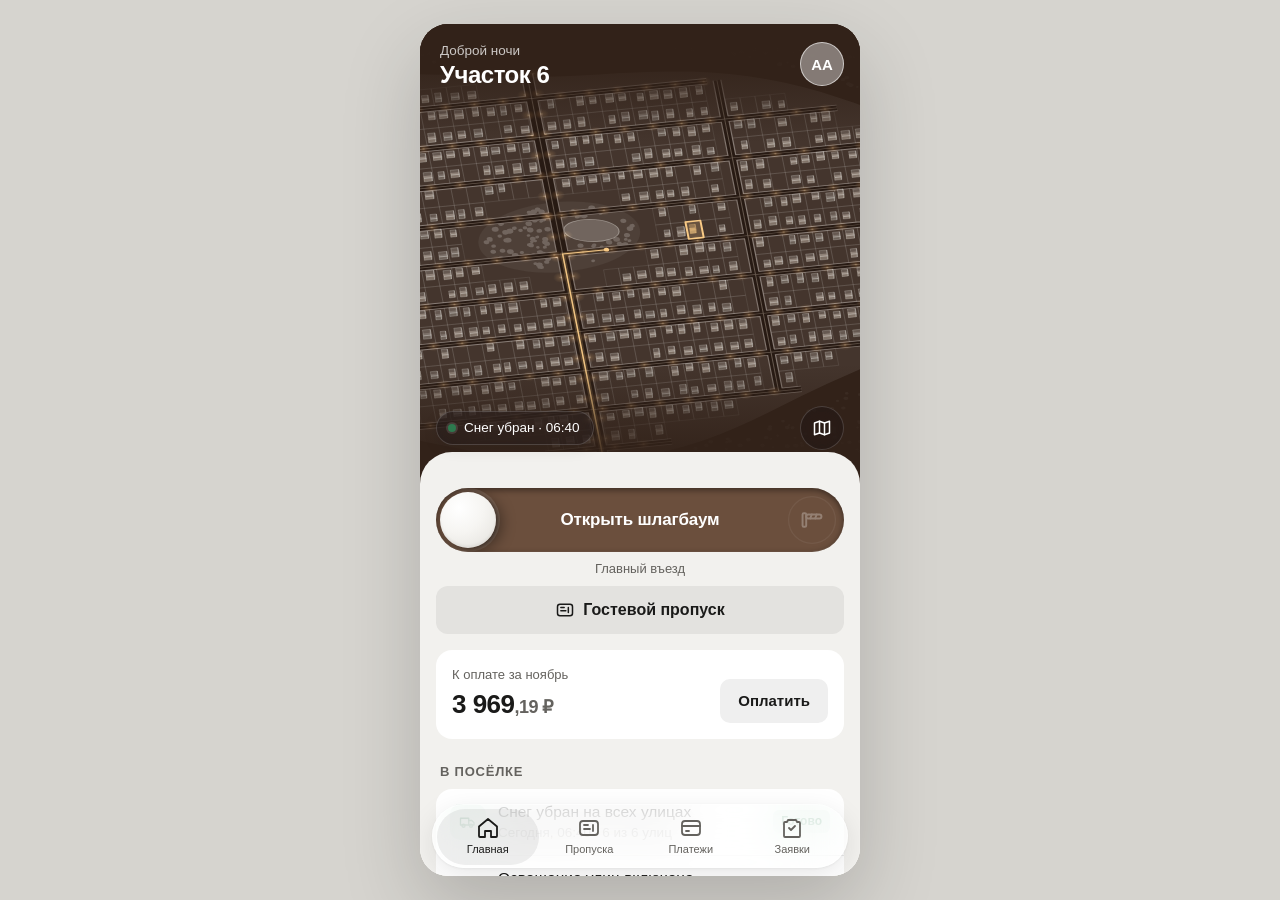
<file: index.html>
<!DOCTYPE html>
<html lang="ru">
<head>
<meta charset="utf-8">
<meta name="viewport" content="width=device-width, initial-scale=1, viewport-fit=cover">
<meta name="color-scheme" content="light dark">
<title>Брайт Парк — демо приложения</title>
<script src="https://telegram.org/js/telegram-web-app.js"></script>
<style>
:root{
  --bg:#F2F1EE; --surface:#FFFFFF; --surface-2:#F7F6F3; --fill:rgba(26,26,25,.05); --tint:rgba(26,26,25,.065); --tint-press:rgba(26,26,25,.11);
  --glass:rgba(255,255,255,.62); --glass-line:rgba(255,255,255,.55); --shadow-soft:0 8px 28px rgba(26,26,25,.10),0 1px 3px rgba(26,26,25,.06);
  --text:#1A1A19; --text-2:#64625E; --text-3:#8E8B86;
  --hairline:rgba(26,26,25,.09); --hairline-strong:rgba(26,26,25,.15);
  --primary:#6B4F3D; --primary-press:#58402F; --on-primary:#FFFFFF;
  --gate:#6B4F3D;
  --good:#2D7A4E; --good-soft:rgba(45,122,78,.10);
  --warn:#94600A; --warn-soft:rgba(178,120,20,.12);
  --danger:#B8402D;
  --scrim:rgba(17,17,16,.40);
  --shadow-float:0 -1px 0 rgba(26,26,25,.05), 0 -12px 32px rgba(26,26,25,.10);
  --r-btn:12px; --r-card:16px; --r-sheet:20px;
  --ease-out:cubic-bezier(.23,1,.32,1);
  --ease-io:cubic-bezier(.77,0,.175,1);
  --ease-drawer:cubic-bezier(.32,.72,0,1);
  --font:-apple-system,BlinkMacSystemFont,"SF Pro Text","Segoe UI",Roboto,"Helvetica Neue",Arial,sans-serif;
  --sat:max(env(safe-area-inset-top,0px),var(--tg-safe-area-inset-top,0px)); --sab:max(env(safe-area-inset-bottom,0px),var(--tg-safe-area-inset-bottom,0px));
  --tgc:var(--tg-content-safe-area-inset-top,0px);
}
@media (prefers-color-scheme:dark){
  :root{
    --bg:#111110; --surface:#1C1C1B; --surface-2:#242422; --fill:rgba(255,255,255,.07); --tint:rgba(255,255,255,.09); --tint-press:rgba(255,255,255,.14);
    --glass:rgba(40,40,38,.58); --glass-line:rgba(255,255,255,.10); --shadow-soft:0 8px 28px rgba(0,0,0,.45),0 1px 3px rgba(0,0,0,.3);
    --text:#F2F1EE; --text-2:#A6A39E; --text-3:#7E7B76;
    --hairline:rgba(255,255,255,.08); --hairline-strong:rgba(255,255,255,.14);
    --primary:#F2F1EE; --primary-press:#FFFFFF; --on-primary:#141413;
    --gate:#EDE4DA;
    --good:#5DBE85; --good-soft:rgba(93,190,133,.14);
    --warn:#E0A84A; --warn-soft:rgba(224,168,74,.14);
    --danger:#F0846F;
    --scrim:rgba(0,0,0,.6);
    --shadow-float:0 -1px 0 rgba(255,255,255,.05), 0 -12px 32px rgba(0,0,0,.5);
  }
}
*{box-sizing:border-box;margin:0;padding:0}
html,body{height:100%}
body{font-family:var(--font);font-size:16px;line-height:1.4;color:var(--text);background:var(--bg);
  -webkit-font-smoothing:antialiased;-webkit-tap-highlight-color:transparent;font-variant-numeric:tabular-nums}
button{font:inherit;color:inherit;background:none;border:0;cursor:pointer;touch-action:manipulation}
input,textarea{font:inherit;color:inherit}
:focus-visible{outline:2px solid var(--text);outline-offset:2px;border-radius:8px}
svg{display:block}

/* ---------- frame ---------- */
.app{position:relative;max-width:440px;height:100%;margin:0 auto;background:var(--bg);overflow:hidden;display:flex;flex-direction:column}
@media (min-width:600px){
  body{background:#D6D4CF;padding:24px 0}
  .app{border-radius:28px;box-shadow:0 30px 80px rgba(0,0,0,.18)}
}
@media (min-width:600px) and (prefers-color-scheme:dark){body{background:#050505}}

/* Telegram header (emulated; hidden inside real Telegram) */
.tg{flex:none;display:grid;grid-template-columns:96px 1fr 96px;align-items:center;height:52px;
  padding-top:var(--sat);background:var(--surface);border-bottom:1px solid var(--hairline);position:relative;z-index:5}
.tg-btn{height:44px;padding:0 12px;justify-self:start;color:var(--text);font-size:16px;display:flex;align-items:center;gap:4px;
  border-radius:10px;transition:opacity 120ms ease}
.tg-btn:active{opacity:.5}
.tg-title{text-align:center;line-height:1.15}
.tg-title b{display:block;font-size:16px;font-weight:600}
.tg-title span{font-size:12.5px;color:var(--text-2)}
.tg-more{justify-self:end;width:44px;height:44px;display:grid;place-items:center;margin-right:6px;color:var(--text);border-radius:10px;transition:opacity 120ms ease}
.tg-more:active{opacity:.5}
.in-telegram .app > .tg{display:none}

/* ---------- screens ---------- */
.screens{position:relative;flex:1;min-height:0;overflow:hidden}
/* in Telegram full screen: keeps scrolled content off the status bar and Telegram's floating buttons */
.topsafe{position:absolute;left:0;right:0;top:0;height:calc(var(--sat) + var(--tgc));z-index:5;background:var(--bg);pointer-events:none}
.app.on-home .topsafe{background:var(--sky,#f3ede2)}
.app > .tg{background:var(--hdr,var(--surface));transition:background-color 400ms var(--ease-io)}
.app > .tg .tg-btn,.app > .tg .tg-more,.app > .tg .tg-title b{color:var(--hdr-ink,var(--text));transition:color 300ms ease}
.app > .tg .tg-title span{color:var(--hdr-ink,var(--text-2));opacity:.72;transition:color 300ms ease}
.app.on-home > .tg{border-bottom-color:transparent}
.tab{position:absolute;inset:0;overflow-y:auto;overscroll-behavior:contain;padding:calc(16px + var(--sat) + var(--tgc)) 16px calc(96px + var(--sab));
  opacity:0;visibility:hidden;transition:opacity 120ms ease, visibility 0s 120ms}
.tab.active{opacity:1;visibility:visible;transition:opacity 120ms ease}
.h1{font-size:28px;font-weight:700;letter-spacing:-.02em;margin:4px 4px 16px}
.section-title{font-size:13px;font-weight:600;text-transform:uppercase;letter-spacing:.06em;color:var(--text-2);margin:24px 4px 8px}

/* ---------- home ---------- */
.greet{display:flex;align-items:center;justify-content:space-between;margin:0 4px 12px}
.greet small{display:block;font-size:13px;color:var(--text-2)}
.greet strong{font-size:20px;font-weight:700;letter-spacing:-.01em}
.avatar{width:40px;height:40px;border-radius:50%;background:var(--fill);display:grid;place-items:center;font-weight:600;font-size:15px}

.hero-layer{position:relative;height:calc(var(--H,325px) + var(--sat) + var(--tgc));margin:0}
.hero{position:absolute;inset:0;overflow:hidden;background:var(--sky,#493328);
  transition:background-color 400ms var(--ease-io)}
.map{position:absolute;inset:0;width:100%;height:100%;display:block;cursor:pointer;-webkit-tap-highlight-color:transparent}
.map-fade{position:absolute;inset:0;pointer-events:none;z-index:1;
  background:linear-gradient(var(--sky) calc(var(--sat) + var(--tgc) + 24px),transparent calc(var(--sat) + var(--tgc) + 118px),transparent calc(100% - 120px),var(--sky) calc(100% - 20px))}
.map-label{position:absolute;left:0;top:0;z-index:2;pointer-events:none;display:flex;flex-direction:column;align-items:center;gap:1px;
  padding:6px 11px 7px;border-radius:12px;background:rgba(255,248,238,.94);color:#2A1D15;box-shadow:0 6px 18px rgba(0,0,0,.22);
  opacity:0;transition:opacity 220ms ease;white-space:nowrap}
.map-label::after{content:"";position:absolute;bottom:-5px;left:50%;width:10px;height:10px;margin-left:-5px;background:inherit;transform:rotate(45deg);border-radius:0 0 2px 0}
.map-label.on{opacity:1}
.map-label b{font-size:14px;font-weight:700;letter-spacing:-.01em}
.map-label span{font-size:11.5px;color:#6B5444}
.map-toggle{position:absolute;right:16px;bottom:34px;z-index:3;width:44px;height:44px;border-radius:50%;display:grid;place-items:center;color:#fff;
  background:rgba(16,18,28,.34);border:.5px solid rgba(255,255,255,.16);-webkit-backdrop-filter:blur(18px) saturate(1.7);backdrop-filter:blur(18px) saturate(1.7);
  transition:transform 160ms var(--ease-out)}
.map-toggle:active{transform:scale(.92)}
.no-glass .map-toggle{-webkit-backdrop-filter:none;backdrop-filter:none;background:rgba(16,18,28,.82)}
@media (prefers-reduced-motion:reduce){.map-label{transition:none}}
.home-body{position:relative;z-index:2;margin-top:-32px;padding:32px 16px calc(96px + var(--sab));min-height:calc(100% - var(--H,325px) + 32px);background:var(--bg);border-radius:32px 32px 0 0}
@supports (animation-timeline: scroll()){
  .hero-greet{animation:greetOut linear both;animation-timeline:scroll(nearest);animation-range:0 140px}
  .hero-status{animation:statusOut linear both;animation-timeline:scroll(nearest);animation-range:60px 220px}
}
@keyframes greetOut{to{opacity:0;transform:translateY(-24px)}}
@keyframes statusOut{to{opacity:0}}
@media (prefers-reduced-motion:reduce){.hero-greet,.hero-status{animation:none}}
.hero-greet{pointer-events:none;position:absolute;top:calc(18px + var(--sat) + var(--tgc));left:20px;right:16px;z-index:3;display:flex;align-items:flex-start;justify-content:space-between;
  color:var(--sky-ink,#1A1A19);transition:color 600ms ease;will-change:opacity,transform}
.hero-greet small{display:block;font-size:13.5px;opacity:.75}
.hero-greet strong{display:block;font-size:24px;font-weight:700;letter-spacing:-.02em;line-height:1.15}
.hero-greet .avatar{width:44px;height:44px;background:rgba(255,255,255,.4);color:inherit;border:.5px solid rgba(255,255,255,.6);
  -webkit-backdrop-filter:blur(18px) saturate(1.7);backdrop-filter:blur(18px) saturate(1.7);pointer-events:auto;transition:transform 160ms var(--ease-out)}
.hero-greet .avatar:active{transform:scale(.94)}
.hero-status{position:absolute;left:16px;bottom:39px;z-index:3;display:flex;align-items:center;gap:8px;
  height:34px;padding:0 13px 0 11px;border-radius:999px;font-size:13.5px;font-weight:500;max-width:calc(100% - 92px);
  background:rgba(255,255,255,.55);color:#1A1A19;border:.5px solid rgba(255,255,255,.6);
  -webkit-backdrop-filter:blur(18px) saturate(1.7);backdrop-filter:blur(18px) saturate(1.7);
  box-shadow:0 4px 16px rgba(0,0,0,.08);transition:background-color 600ms ease,color 600ms ease,border-color 600ms ease}
.app[data-ink="light"] .hero-status{background:rgba(16,18,28,.34);color:#fff;border-color:rgba(255,255,255,.16)}
.app[data-ink="light"] .hero-status i{box-shadow:0 0 0 2px rgba(255,255,255,.12)}
.hero-status i{width:8px;height:8px;border-radius:50%;background:#2D7A4E;flex:none;transition:background-color 200ms ease}
.hero-status i.warn{background:#B27814}
/* pull-down bounce shows sky above the photo, pull-up shows the page colour */
#tab-home{padding:0;background:linear-gradient(var(--sky,var(--bg)) 50%,var(--bg) 50%)}
.hero-status span{white-space:nowrap;overflow:hidden;text-overflow:ellipsis;transition:opacity 160ms ease}

.actions{display:grid;gap:8px;margin-top:4px}
.pass-view-actions{margin-top:0}
.btn{position:relative;width:100%;height:48px;padding:0 20px;border-radius:var(--r-btn);font-size:16px;font-weight:600;display:flex;align-items:center;
  justify-content:center;gap:8px;white-space:nowrap;
  transition:transform 160ms var(--ease-out), background-color 160ms ease, opacity 160ms ease;user-select:none;-webkit-user-select:none}
.btn:active{transform:scale(.97)}
.btn[disabled]{opacity:.4;pointer-events:none}
.btn-primary{background:var(--primary);color:var(--on-primary)}
.btn-primary:active{background:var(--primary-press)}
.btn-secondary{background:var(--tint);color:var(--text)}
.btn-secondary:active{background:var(--tint-press)}
.btn-lg{height:56px;font-size:17px}
.btn-text{color:var(--text)}
.btn-danger{color:var(--danger)}

.lbl{display:flex;align-items:center;gap:8px;transition:opacity 160ms ease, filter 160ms ease, transform 160ms var(--ease-out)}
.swap .lbl{opacity:0;filter:blur(2px);transform:scale(.98)}
.spin{width:18px;height:18px;border-radius:50%;border:2px solid currentColor;border-top-color:transparent;opacity:.8;animation:spin 700ms linear infinite}
@keyframes spin{to{transform:rotate(360deg)}}
/* slide-to-open: a physical gate should not open from an accidental tap in a pocket or a car */
.slide{position:relative;height:64px;border-radius:32px;background:var(--gate);color:var(--on-primary);overflow:hidden;isolation:isolate;
  touch-action:pan-y;user-select:none;-webkit-user-select:none;transition:background-color 320ms ease;
  box-shadow:inset 0 2px 6px rgba(0,0,0,.45),inset 0 -1px 0 rgba(255,255,255,.06)}
@media (prefers-color-scheme:dark){.slide{box-shadow:inset 0 2px 6px rgba(0,0,0,.18),inset 0 -1px 0 rgba(255,255,255,.5)}}
.slide:focus-visible{outline:2px solid var(--text);outline-offset:3px;border-radius:32px}
/* lit trail behind the knob */
.slide-fill{position:absolute;left:0;top:0;bottom:0;width:calc(var(--x,0px) + 64px);border-radius:32px;z-index:0;
  background:linear-gradient(90deg,transparent,color-mix(in srgb,var(--on-primary) 14%,transparent));transition:width 380ms var(--ease-drawer)}
/* soft shadow waves rolling to the right show the direction without an arrow */
.slide-wake{position:absolute;top:4px;bottom:4px;left:calc(var(--x,0px) + 20px);width:170px;z-index:1;pointer-events:none;opacity:var(--lo,1);
  background:radial-gradient(42% 62% at 32% 50%,color-mix(in srgb,var(--on-primary) 24%,transparent),transparent 72%);
  animation:wake 2.4s var(--ease-out) .6s 3 both;transition:left 380ms var(--ease-drawer)}
.slide.calm .slide-wake{animation:none;opacity:0}
@keyframes wake{0%{transform:translateX(-10px) scaleX(.6);opacity:0}25%{opacity:calc(var(--lo,1) * .9)}100%{transform:translateX(70px) scaleX(1.2);opacity:0}}
.slide.dragging .slide-wake,.slide[data-state="loading"] .slide-wake,.slide[data-state="done"] .slide-wake{animation:none;opacity:0}
.slide-label{position:absolute;inset:0;z-index:2;display:flex;align-items:center;justify-content:center;padding:0 66px;font-size:17px;font-weight:600;
  letter-spacing:-.01em;opacity:var(--lo,1);transition:opacity 160ms ease;white-space:nowrap}
.slide-label .sh{color:var(--on-primary)}
@keyframes shimmer{from{background-position:100% 0}to{background-position:-50% 0}}
/* destination socket on the right: lights up as the knob gets closer */
.slide-target{position:absolute;right:4px;top:4px;width:56px;height:56px;border-radius:50%;z-index:1;display:grid;place-items:center;
  color:var(--on-primary);opacity:calc(.28 + var(--p,0) * .72);transform:scale(calc(.86 + var(--p,0) * .14));
  box-shadow:inset 0 0 0 1.5px color-mix(in srgb,var(--on-primary) 22%,transparent);transition:opacity 200ms ease,transform 200ms var(--ease-out)}
.slide.dragging .slide-target{transition:none}
.slide-knob{position:absolute;left:4px;top:4px;width:56px;height:56px;border-radius:50%;z-index:3;display:grid;place-items:center;color:var(--primary);
  background:radial-gradient(circle at 34% 28%,#FFFFFF 0,#F6F5F2 45%,#E2E0DB 100%);
  box-shadow:6px 3px 14px rgba(0,0,0,.38),2px 1px 3px rgba(0,0,0,.25),inset 0 -2px 3px rgba(0,0,0,.06);
  transform:translate3d(var(--x,0px),0,0);touch-action:none;cursor:grab;transition:transform 380ms var(--ease-drawer), color 200ms ease}
@media (prefers-color-scheme:dark){.slide-knob{background:radial-gradient(circle at 34% 28%,#3A3A38 0,#222220 55%,#121211 100%);color:#F2F1EE;
  box-shadow:6px 3px 14px rgba(0,0,0,.35),2px 1px 3px rgba(0,0,0,.3),inset 0 1px 0 rgba(255,255,255,.08)}}
.slide.dragging .slide-knob{transition:none;cursor:grabbing}
.slide.dragging .slide-fill{transition:none}
.slide.dragging .slide-wake{transition:none}
.slide[data-state="done"]{background:var(--good)}
.slide[data-state="done"] .slide-knob{color:var(--good)}
.slide[data-state="done"] .slide-target,.slide[data-state="loading"] .slide-target{opacity:0}
.slide[data-state="done"] .slide-label,.slide[data-state="loading"] .slide-label{color:#fff;padding:0 66px 0 20px}
.slide .spin{border-color:currentColor;border-top-color:transparent}
/* success ripple from the knob */
.slide::after{content:"";position:absolute;right:32px;top:50%;width:40px;height:40px;margin:-20px -20px 0 0;border-radius:50%;z-index:0;
  background:rgba(255,255,255,.35);transform:scale(0);opacity:0;pointer-events:none}
.slide[data-state="done"]::after{animation:ripple 700ms var(--ease-out)}
@keyframes ripple{0%{transform:scale(0);opacity:.9}100%{transform:scale(12);opacity:0}}
.slide.nudge .slide-knob{animation:nudge 560ms var(--ease-out)}
@keyframes nudge{30%{transform:translate3d(22px,0,0)}62%{transform:translate3d(-2px,0,0)}}
@media (prefers-reduced-motion:reduce){
  .slide.nudge .slide-knob,.slide-wake,.slide[data-state="done"]::after{animation:none}}
.gate-note{font-size:13px;color:var(--text-2);text-align:center;min-height:18px}

.card{background:var(--surface);border-radius:var(--r-card)}
.pay-card{margin-top:16px;padding:16px;display:block;width:100%;text-align:left;transition:transform 160ms var(--ease-out)}
.pay-card:active{transform:scale(.985)}
.pay-top{display:flex;align-items:flex-end;justify-content:space-between;gap:12px}
.pay-top small{display:block;font-size:13px;color:var(--text-2);margin-bottom:2px}
.amount{font-size:26px;font-weight:700;letter-spacing:-.02em}
.amount .kop{font-size:18px;font-weight:600;color:var(--text-2)}
.pill{height:44px;padding:0 18px;border-radius:10px;background:var(--tint);color:var(--text);font-weight:600;font-size:15px;display:flex;align-items:center;flex:none}
.pill.paid{background:var(--good-soft);color:var(--good)}
.save-row{display:flex;align-items:center;justify-content:space-between;margin-top:14px;padding-top:12px;border-top:1px solid var(--hairline);font-size:14px}
.save-row span{color:var(--text-2)}
.save-row b{color:var(--good);font-weight:600;display:flex;align-items:center;gap:4px}

.list{overflow:hidden}
.row{display:flex;align-items:center;gap:12px;padding:12px 14px;min-height:60px;position:relative;width:100%;text-align:left}
.row + .row::before{content:"";position:absolute;top:0;left:62px;right:0;border-top:1px solid var(--hairline)}
button.row{transition:background-color 120ms ease}
button.row:active{background:var(--surface-2)}
.ico{width:36px;height:36px;border-radius:10px;display:grid;place-items:center;flex:none;background:var(--fill);color:var(--text)}
.ico.good{background:var(--good-soft);color:var(--good)}
.ico.warn{background:var(--warn-soft);color:var(--warn)}
.row-main{flex:1;min-width:0}
.row-main b{display:block;font-weight:500;font-size:15.5px}
.row-main small{display:block;font-size:13.5px;color:var(--text-2);margin-top:1px}
.tag{font-size:12px;font-weight:600;padding:3px 8px;border-radius:6px;flex:none}
.tag.warn{background:var(--warn-soft);color:var(--warn)}
.tag.good{background:var(--good-soft);color:var(--good)}
.chev{color:var(--text-3);flex:none}
.feed .row{animation:rowIn 320ms var(--ease-out) both}
.feed .row:nth-child(2){animation-delay:40ms}.feed .row:nth-child(3){animation-delay:80ms}.feed .row:nth-child(4){animation-delay:120ms}
@keyframes rowIn{from{opacity:0;transform:translateY(6px)}}

/* ---------- payments ---------- */
.bill-head{padding:16px 16px 12px}
.bill-head small{font-size:13px;color:var(--text-2)}
.bill{padding:0 16px}
.bill-row{display:flex;justify-content:space-between;gap:12px;padding:10px 0;border-top:1px solid var(--hairline);font-size:15px}
.bill-row span:last-child{white-space:nowrap}
.bill-row.total{font-weight:700;font-size:17px;padding:14px 0}
.bill-foot{padding:0 16px 16px}
.compare{padding:16px}
.bar-row{display:grid;grid-template-columns:1fr auto;gap:4px 12px;font-size:13.5px;margin-bottom:12px}
.bar-row span{color:var(--text-2)}
.bar{grid-column:1/-1;height:10px;border-radius:5px;background:var(--fill);overflow:hidden}
.bar i{display:block;height:100%;border-radius:5px;transform-origin:left;transform:scaleX(0);transition:transform 700ms var(--ease-out)}
.bar .old{background:var(--text-3);opacity:.6}
.bar .new{background:var(--primary)}
.compare-res{display:flex;align-items:baseline;justify-content:space-between;padding-top:12px;border-top:1px solid var(--hairline)}
.compare-res b{font-size:22px;color:var(--good);letter-spacing:-.01em}
.compare-res small{font-size:13px;color:var(--text-2)}
.fine{font-size:12.5px;color:var(--text-2);margin:8px 4px 0;line-height:1.45}


/* ---------- requests ---------- */
textarea.input{height:auto;min-height:96px;padding:12px 14px;resize:none;line-height:1.4;display:block}
.photos{display:flex;gap:8px;flex-wrap:wrap}
.ph{position:relative;width:76px;height:76px;border-radius:12px;overflow:hidden;background:var(--tint);flex:none}
.ph img{width:100%;height:100%;object-fit:cover;display:block}
.ph-x{position:absolute;top:4px;right:4px;width:24px;height:24px;border-radius:50%;background:rgba(0,0,0,.55);color:#fff;display:grid;place-items:center}
.ph-x::after{content:"";position:absolute;inset:-10px}
.ph-add{width:76px;height:76px;border-radius:12px;background:var(--tint);color:var(--text-2);display:flex;flex-direction:column;align-items:center;
  justify-content:center;gap:4px;font-size:12px;font-weight:500;transition:transform 160ms var(--ease-out);cursor:pointer}
.ph-add:active{transform:scale(.96)}
.ph-add input{position:absolute;width:1px;height:1px;opacity:0;pointer-events:none}
.field .sub{margin-top:8px}
.tag.new{background:var(--fill);color:var(--text-2)}
.ico.done{background:var(--good-soft);color:var(--good)}
.rq-card{padding:16px}
.rq-top{display:flex;align-items:flex-start;gap:12px}
.rq-top h3{font-size:19px;font-weight:700;letter-spacing:-.01em;line-height:1.25;flex:1;min-width:0}
.rq-meta{font-size:13.5px;color:var(--text-2);margin-top:6px;line-height:1.45}
.rq-text{font-size:15px;line-height:1.45;margin-top:12px}
.rq-photos{display:grid;grid-template-columns:repeat(3,1fr);gap:6px;margin-top:12px}
.rq-photos img{width:100%;aspect-ratio:1;object-fit:cover;border-radius:10px;display:block}
.tl{padding:16px 16px 4px}
.tl-i{position:relative;padding:0 0 18px 28px}
.tl-i::before{content:"";position:absolute;left:4px;top:5px;width:10px;height:10px;border-radius:50%;background:var(--hairline-strong)}
.tl-i:not(:last-child)::after{content:"";position:absolute;left:8.5px;top:19px;bottom:3px;width:1px;background:var(--hairline-strong)}
.tl-i.done::before{background:var(--good)}
.tl-i.done:not(:last-child)::after{background:var(--good);opacity:.45}
.tl-i.cur::before{background:var(--warn);box-shadow:0 0 0 4px var(--warn-soft)}
.tl-i b{display:block;font-size:15px;font-weight:500}
.tl-i small{display:block;font-size:13px;color:var(--text-2);margin-top:1px}
.tl-i.todo b{color:var(--text-3);font-weight:400}
.tl-i.fresh{animation:rowIn 320ms var(--ease-out) both}
.rate{padding:16px}
.rate p{font-size:15px;font-weight:500;margin-bottom:10px}
.stars{display:flex;gap:4px}
.stars button{width:44px;height:44px;display:grid;place-items:center;color:var(--text-3);border-radius:10px;transition:transform 140ms var(--ease-out),color 120ms ease}
.stars button:active{transform:scale(.9)}
.stars button.on{color:var(--warn)}
.stars button.on svg{fill:currentColor}
.rate small{display:block;font-size:13px;color:var(--text-2);margin-top:6px}
.contact b{font-weight:500}
.contact .go{font-size:14px;font-weight:600;color:var(--text);background:var(--tint);height:36px;padding:0 12px;border-radius:10px;display:flex;align-items:center;flex:none}
/* receipt */
.rc{margin:4px 0 16px}
.rc-row{display:flex;justify-content:space-between;gap:12px;padding:11px 0;border-top:1px solid var(--hairline);font-size:15px}
.rc-row span:first-child{color:var(--text-2)}
.rc-row span:last-child{text-align:right}
.rc-sum{font-size:30px;font-weight:700;letter-spacing:-.02em;margin:2px 0 12px}

/* ---------- tab bar ---------- */
.tabbar{position:absolute;left:12px;right:12px;bottom:calc(8px + var(--sab));z-index:4;display:grid;grid-template-columns:repeat(4,1fr);
  height:64px;padding:4px;border-radius:999px;overflow:hidden;background:var(--glass);border:.5px solid var(--glass-line);
  -webkit-backdrop-filter:blur(24px) saturate(1.8);backdrop-filter:blur(24px) saturate(1.8);box-shadow:var(--shadow-soft)}
.tabbar button{height:56px;border-radius:28px;display:flex;flex-direction:column;align-items:center;justify-content:center;gap:2px;
  font-size:11px;font-weight:500;color:var(--text-2);transition:color 120ms ease,background-color 160ms ease}
.tabbar button[aria-current="page"]{color:var(--text);background:var(--tint)}
.tabbar button:active svg{transform:scale(.9)}
.tabbar svg{transition:transform 120ms var(--ease-out)}

/* ---------- pushed screen ---------- */
.push{position:absolute;inset:0;z-index:6;background:var(--bg);display:flex;flex-direction:column;
  transform:translateX(24px);opacity:0;visibility:hidden;
  transition:transform 180ms var(--ease-out), opacity 180ms var(--ease-out), visibility 0s 180ms}
.push.open{transform:none;opacity:1;visibility:visible;transition:transform 240ms var(--ease-out), opacity 220ms var(--ease-out)}
.push-body{flex:1;overflow-y:auto;padding:16px 16px calc(24px + var(--sab))}
.in-telegram .push > .tg{display:none}
.in-telegram .push-body{padding-top:calc(max(72px, var(--sat) + var(--tgc)) + 16px)}
#passView .stage{max-width:408px;margin:8px auto 12px}
body.guest-pass .app > .tg,body.guest-pass .tabbar,body.guest-pass #sharePass,body.guest-pass #cancelPass,body.guest-pass .hint{display:none}
body.guest-pass #passView .tg-btn{visibility:hidden}
body.guest-pass #passView .push-body{padding-top:24px}
html.in-telegram body.guest-pass #passView .push-body{padding-top:calc(max(72px, var(--sat) + var(--tgc)) + 16px)}

/* pass card */
.stage{margin:8px 0 12px}
.pass{position:relative;border-radius:18px;overflow:hidden;background:#FAFAF8;color:#1A1A19;
  border:1px solid rgba(26,26,25,.10);box-shadow:0 1px 2px rgba(0,0,0,.06),0 16px 40px rgba(0,0,0,.12);
  touch-action:pan-y}
.pass-guil{position:absolute;inset:0;width:100%;height:100%;pointer-events:none}
.pass-glare{position:absolute;inset:-40%;pointer-events:none;
  background:linear-gradient(115deg,transparent 40%,rgba(255,255,255,.75) 50%,transparent 60%);
  transform:translate3d(var(--gx,0%),var(--gy,0%),0);opacity:var(--go,0)}
.pass-sheen{position:absolute;inset:0;pointer-events:none;
  background:radial-gradient(120% 80% at var(--sx,30%) var(--sy,0%),rgba(255,255,255,.55),transparent 55%);opacity:.6}
.pass-in{position:relative;padding:18px 18px 16px}
.pass-brand{display:flex;justify-content:space-between;align-items:center;font-size:11.5px;font-weight:700;letter-spacing:.14em;text-transform:uppercase}
.pass-brand span:last-child{color:#64625E}
.pass-name{font-size:26px;font-weight:700;letter-spacing:-.02em;margin:16px 0 2px}
.pass-type{font-size:14px;color:#64625E}
.pass-grid{display:grid;grid-template-columns:1fr 1fr;gap:12px 16px;margin-top:16px}
.pass-grid small{display:block;font-size:11.5px;color:#64625E;text-transform:uppercase;letter-spacing:.06em}
.pass-grid b{font-size:15px;font-weight:600}
.pass-qr{display:flex;align-items:center;gap:16px;margin-top:18px;padding-top:16px;border-top:1px dashed rgba(26,26,25,.18)}
.qr{width:132px;height:132px;padding:8px;background:#fff;border-radius:10px;flex:none;border:1px solid rgba(26,26,25,.08)}
.pass-code small{display:block;font-size:11.5px;color:#64625E;text-transform:uppercase;letter-spacing:.06em}
.pass-code b{font-family:ui-monospace,"SF Mono",Menlo,monospace;font-size:20px;letter-spacing:.12em}
.pass-code p{font-size:13px;color:#64625E;margin-top:8px;line-height:1.35}
.hint{font-size:13px;color:var(--text-2);text-align:center;margin:0 0 16px;display:flex;align-items:center;justify-content:center;gap:6px}

/* ---------- sheets ---------- */
.scrim{position:absolute;inset:0;z-index:8;background:var(--scrim);opacity:0;visibility:hidden;transition:opacity 260ms ease, visibility 0s 260ms}
.scrim.open{opacity:1;visibility:visible;transition:opacity 300ms ease}
.sheet{position:absolute;left:0;right:0;bottom:0;z-index:9;background:var(--surface);border-radius:var(--r-sheet) var(--r-sheet) 0 0;
  box-shadow:var(--shadow-float);padding:8px 16px calc(16px + var(--sab));max-height:92%;overflow-y:auto;
  transform:translateY(100%);visibility:hidden;transition:transform 280ms var(--ease-drawer), visibility 0s 280ms}
.sheet.open{transform:translateY(0);visibility:visible;transition:transform 400ms var(--ease-drawer)}
.sheet.dragging{transition:none}
.grab-zone{padding:4px 0 2px;cursor:grab;touch-action:none}
.grab{width:36px;height:5px;border-radius:3px;background:var(--hairline-strong);margin:0 auto 12px}
.sheet h2{font-size:20px;font-weight:700;letter-spacing:-.01em;margin-bottom:6px;outline:none}
.sheet .lead{font-size:14px;color:var(--text-2);margin-bottom:18px}
.sheet h2 + form,.sheet h2 + .field{margin-top:12px}
.field{margin-bottom:16px}
.field > label,.field > .flabel{display:block;font-size:13.5px;font-weight:500;color:var(--text-2);margin:0 2px 6px}
.input{width:100%;height:48px;padding:0 14px;border-radius:12px;border:1px solid transparent;background:var(--tint);
  font-size:16px;transition:border-color 120ms ease, box-shadow 120ms ease}
.input:focus{outline:none;border-color:var(--text);box-shadow:0 0 0 3px var(--fill)}
.input::placeholder{color:var(--text-3)}
.input.err{border-color:var(--danger)}
.chips{display:flex;flex-wrap:wrap;gap:8px}
.chip{height:40px;padding:0 14px;border-radius:10px;background:var(--tint);border:1px solid transparent;font-size:15px;
  transition:background-color 120ms ease,border-color 120ms ease,color 120ms ease,transform 160ms var(--ease-out)}
.chip:active{transform:scale(.96)}
.chip[aria-checked="true"]{background:var(--primary);border-color:var(--primary);color:var(--on-primary);font-weight:600}

/* segmented control */
.seg{display:grid;grid-auto-flow:column;grid-auto-columns:1fr;background:var(--fill);border-radius:10px;padding:2px;position:relative}
.seg button{height:36px;border-radius:8px;font-size:14px;color:var(--text-2);position:relative;z-index:1;transition:color 160ms ease;white-space:nowrap;padding:0 6px}
.seg button[aria-checked="true"]{color:var(--text);font-weight:600}
.seg-thumb{position:absolute;top:2px;bottom:2px;left:2px;border-radius:8px;background:var(--surface);
  box-shadow:0 1px 3px rgba(0,0,0,.10),0 0 0 .5px var(--hairline);transition:transform 240ms var(--ease-out)}
.note{font-size:12.5px;color:var(--text-2);margin-top:8px;line-height:1.45}

/* ---------- toast ---------- */
.toast{position:absolute;left:16px;right:16px;bottom:calc(84px + var(--sab));z-index:12;display:flex;align-items:center;gap:10px;
  padding:12px 14px;border-radius:12px;background:#232321;color:#F2F1EE;font-size:14.5px;
  box-shadow:0 8px 24px rgba(0,0,0,.18);opacity:0;transform:translateY(8px);pointer-events:none;
  transition:opacity 160ms ease, transform 160ms var(--ease-out)}
.toast.show{opacity:1;transform:none;transition:opacity 220ms ease, transform 260ms var(--ease-out)}
@media (prefers-color-scheme:dark){.toast{background:#F2F1EE;color:#1A1A19}}

@supports not ((backdrop-filter:blur(1px)) or (-webkit-backdrop-filter:blur(1px))){
  .tabbar{background:var(--surface)} .hero-status{background:rgba(255,255,255,.94)} .app[data-ink="light"] .hero-status{background:rgba(16,18,28,.82)}
}
.no-glass .tabbar{background:var(--surface);-webkit-backdrop-filter:none;backdrop-filter:none}
.no-glass .hero-status,.no-glass .hero-greet .avatar{-webkit-backdrop-filter:none;backdrop-filter:none;background:rgba(255,255,255,.94)}
.no-glass .app[data-ink="light"] .hero-status{background:rgba(16,18,28,.82)}
@media (prefers-reduced-motion:reduce){
  .push,.push.open{transform:none !important}
  .sheet,.sheet.open{transition:opacity 200ms ease, visibility 0s;transform:none;opacity:0}
  .sheet.open{opacity:1}
  .feed .row,.tl-i.fresh{animation:none}
  .bar i{transition:none}
  .btn:active,.chip:active,.pay-card:active{transform:none}
}
</style>
</head>
<body>
<div class="app" id="app">


  <main class="screens">
    <div class="topsafe" aria-hidden="true"></div>
    <!-- HOME -->
    <section class="tab active" id="tab-home" aria-label="Главная">
      <div class="hero-layer" id="heroLayer">
        <div class="hero" id="hero">
          <canvas class="map" id="map" role="img" aria-label="Карта посёлка, ваш участок 6"></canvas>
          <div class="map-fade" aria-hidden="true"></div>
          <div class="map-label" id="mapLabel" aria-hidden="true"><b>Участок 6</b><span id="mapStreet"></span></div>
        </div>
        <div class="hero-greet" id="heroGreet">
          <div><small id="greetTime">Добрый день</small><strong>Участок 6</strong></div>
          <button class="avatar" id="openDemo" type="button" aria-label="Сценарии для показа (демо)">АА</button>
        </div>
        <button class="map-toggle" id="mapToggle" type="button" aria-label="Показать весь посёлок"></button>
        <div class="hero-status" role="status"><i id="statusDot"></i><span id="statusText"></span></div>
      </div>
      <div class="home-body">
      <div class="actions">
        <div class="slide" id="gate" data-state="idle" role="button" tabindex="0" aria-label="Открыть шлагбаум: сдвиньте вправо или нажмите Enter">
          <div class="slide-fill" aria-hidden="true"></div>
          <div class="slide-wake" aria-hidden="true"></div>
          <div class="slide-target" aria-hidden="true"><svg width="34" height="34" viewBox="0 0 24 24" fill="none" stroke="currentColor" stroke-width="1.6" stroke-linecap="round" stroke-linejoin="round"><rect x="4.25" y="6.5" width="3" height="11" rx="1"/><rect x="7.25" y="7.5" width="12.5" height="3.2" rx="1.6"/><path d="M11.8 7.5l-1.2 3.2M15.8 7.5l-1.2 3.2"/></svg></div>
          <span class="slide-label" id="gateLbl" aria-hidden="true"><span class="sh">Открыть шлагбаум</span></span>
          <div class="slide-knob" id="gateKnob" aria-hidden="true"></div>
        </div>
        <div class="gate-note" id="gateNote" aria-live="polite">Главный въезд</div>
        <button class="btn btn-secondary" id="openPassSheet" type="button">
          <svg width="20" height="20" viewBox="0 0 24 24" fill="none" stroke="currentColor" stroke-width="1.8" stroke-linecap="round" stroke-linejoin="round" aria-hidden="true"><rect x="3" y="5" width="18" height="14" rx="3"/><path d="M7 9h4M7 13h6M16 9v6"/></svg>
          Гостевой пропуск
        </button>
      </div>

      <button class="card pay-card" id="payCard" type="button" aria-label="Платежи: к оплате за ноябрь 3 969 рублей 19 копеек">
        <div class="pay-top">
          <div><small id="payLabel">К оплате за ноябрь</small><div class="amount">3 969<span class="kop">,19 ₽</span></div></div>
          <span class="pill" id="payPill">Оплатить</span>
        </div>
      </button>

      <h2 class="section-title">В посёлке</h2>
      <div class="card list feed" id="feed"></div>
      </div>
    </section>

    <!-- PASSES -->
    <section class="tab" id="tab-passes" aria-label="Пропуска">
      <h1 class="h1">Пропуска</h1>
      <button class="btn btn-primary" id="openPassSheet2" type="button">
        <svg width="20" height="20" viewBox="0 0 24 24" fill="none" stroke="currentColor" stroke-width="2" stroke-linecap="round" aria-hidden="true"><path d="M12 5v14M5 12h14"/></svg>
        Новый пропуск
      </button>
      <h2 class="section-title">Активные</h2>
      <div class="card list" id="passList"></div>
      <h2 class="section-title">Журнал въездов</h2>
      <div class="card list feed" id="journal">
        <div class="row"><span class="ico"><svg width="18" height="18" viewBox="0 0 24 24" fill="none" stroke="currentColor" stroke-width="1.8" stroke-linecap="round" aria-hidden="true"><rect x="7" y="2" width="10" height="20" rx="2.5"/><path d="M11 18h2"/></svg></span><div class="row-main"><b>Вы · через приложение</b><small>Сегодня, 08:12 · главный въезд</small></div></div>
        <div class="row"><span class="ico"><svg width="18" height="18" viewBox="0 0 24 24" fill="none" stroke="currentColor" stroke-width="1.8" stroke-linecap="round" aria-hidden="true"><circle cx="12" cy="8" r="4"/><path d="M4 21c1.5-4 4.5-6 8-6s6.5 2 8 6"/></svg></span><div class="row-main"><b>Иван · гостевой пропуск</b><small>Вчера, 19:40 · А 123 ВС 50</small></div></div>
        <div class="row"><span class="ico"><svg width="18" height="18" viewBox="0 0 24 24" fill="none" stroke="currentColor" stroke-width="1.8" stroke-linecap="round" stroke-linejoin="round" aria-hidden="true"><path d="M2 7h11v9H2z"/><path d="M13 10h4l3 3v3h-7"/><circle cx="6" cy="17" r="2"/><circle cx="16" cy="17" r="2"/></svg></span><div class="row-main"><b>Доставка · разовый пропуск</b><small>Вчера, 14:05</small></div></div>
      </div>
      <p class="fine">Журнал видите только вы и охрана посёлка.</p>
    </section>

    <!-- PAYMENTS -->
    <section class="tab" id="tab-pay" aria-label="Платежи">
      <h1 class="h1">Платежи</h1>
      <div class="card">
        <div class="bill-head"><small>Ноябрь 2026 · участок 6</small><div class="amount">3 969<span class="kop">,19 ₽</span></div></div>
        <div class="bill" id="bill"></div>
        <div class="bill-foot"><button class="btn btn-primary btn-lg" id="payBtn" type="button"><span class="lbl" id="payBtnLbl">Оплатить через СБП</span></button></div>
      </div>
      <h2 class="section-title">История</h2>
      <div class="card list" id="payHist"></div>
      <p class="fine">Чек приходит в чат с ботом посёлка сразу после оплаты. Начисления — по смете, утверждённой на собрании.</p>
    </section>

    <!-- REQUESTS -->
    <section class="tab" id="tab-req" aria-label="Заявки">
      <h1 class="h1">Заявки</h1>
      <button class="btn btn-primary" id="newReq" type="button">
        <svg width="20" height="20" viewBox="0 0 24 24" fill="none" stroke="currentColor" stroke-width="1.8" stroke-linecap="round" stroke-linejoin="round" aria-hidden="true"><path d="M4 8h3l2-3h6l2 3h3v11H4z"/><circle cx="12" cy="13" r="3.5"/></svg>
        Сообщить о проблеме
      </button>
      <h2 class="section-title">Мои заявки</h2>
      <div class="card list" id="reqList"></div>
      <h2 class="section-title">Связаться</h2>
      <div class="card list contact">
        <button class="row" type="button" data-call="Диспетчер"><span class="ico"><svg width="18" height="18" viewBox="0 0 24 24" fill="none" stroke="currentColor" stroke-width="1.8" stroke-linecap="round" stroke-linejoin="round" aria-hidden="true"><path d="M4 14v-2a8 8 0 0 1 16 0v2"/><rect x="3" y="14" width="4" height="6" rx="1.5"/><rect x="17" y="14" width="4" height="6" rx="1.5"/></svg></span><div class="row-main"><b>Диспетчер</b><small>Круглосуточно</small></div><span class="go">Позвонить</span></button>
        <button class="row" type="button" data-call="Охрана"><span class="ico"><svg width="18" height="18" viewBox="0 0 24 24" fill="none" stroke="currentColor" stroke-width="1.8" stroke-linecap="round" stroke-linejoin="round" aria-hidden="true"><path d="M12 3l8 3v6c0 5-3.5 8-8 9-4.5-1-8-4-8-9V6z"/></svg></span><div class="row-main"><b>Охрана на въезде</b><small>Пост у главного въезда</small></div><span class="go">Позвонить</span></button>
      </div>
    </section>
  </main>

  <nav class="tabbar" aria-label="Разделы">
    <button data-tab="home" aria-current="page" type="button"><svg width="24" height="24" viewBox="0 0 24 24" fill="none" stroke="currentColor" stroke-width="1.8" stroke-linecap="round" stroke-linejoin="round" aria-hidden="true"><path d="M3 10.5L12 3l9 7.5V20a1 1 0 0 1-1 1h-5v-6H9v6H4a1 1 0 0 1-1-1z"/></svg>Главная</button>
    <button data-tab="passes" type="button"><svg width="24" height="24" viewBox="0 0 24 24" fill="none" stroke="currentColor" stroke-width="1.8" stroke-linecap="round" stroke-linejoin="round" aria-hidden="true"><rect x="3" y="5" width="18" height="14" rx="3"/><path d="M7 9h4M7 13h6M16 9v6"/></svg>Пропуска</button>
    <button data-tab="pay" type="button"><svg width="24" height="24" viewBox="0 0 24 24" fill="none" stroke="currentColor" stroke-width="1.8" stroke-linecap="round" stroke-linejoin="round" aria-hidden="true"><rect x="3" y="5" width="18" height="14" rx="3"/><path d="M3 10h18M7 15h3"/></svg>Платежи</button>
    <button data-tab="req" type="button"><svg width="24" height="24" viewBox="0 0 24 24" fill="none" stroke="currentColor" stroke-width="1.8" stroke-linecap="round" stroke-linejoin="round" aria-hidden="true"><path d="M8 4h8l1 2h2a1 1 0 0 1 1 1v13a1 1 0 0 1-1 1H5a1 1 0 0 1-1-1V7a1 1 0 0 1 1-1h2z"/><path d="M9 12l2 2 4-4"/></svg>Заявки</button>
  </nav>

  <!-- PASS VIEW (pushed) -->
  <div class="push" id="passView" role="dialog" aria-modal="true" aria-label="Пропуск">
    <header class="tg">
      <button class="tg-btn" id="passBack" type="button"><svg width="20" height="20" viewBox="0 0 24 24" fill="none" stroke="currentColor" stroke-width="2.2" stroke-linecap="round" stroke-linejoin="round" aria-hidden="true"><path d="M15 5l-7 7 7 7"/></svg>Назад</button>
      <div class="tg-title"><b>Пропуск</b><span>Брайт Парк</span></div>
      <span></span>
    </header>
    <div class="push-body">
      <div class="stage">
        <div class="pass" id="pass">
          <svg class="pass-guil" id="guil" aria-hidden="true"></svg>
          <div class="pass-sheen" aria-hidden="true"></div>
          <div class="pass-in">
            <div class="pass-brand"><span>Брайт Парк</span><span>Демо-пропуск</span></div>
            <div class="pass-name" id="pName">Иван</div>
            <div class="pass-type" id="pType">Гость · участок 6</div>
            <div class="pass-grid">
              <div><small>Действует до</small><b id="pUntil">23:59 сегодня</b></div>
              <div><small>Авто</small><b id="pCar">—</b></div>
              <div><small>Въезд</small><b>Главный</b></div>
              <div><small>Въездов</small><b>1</b></div>
            </div>
            <div class="pass-qr">
              <svg class="qr" id="qr" role="img" aria-label="QR-код пропуска"></svg>
              <div class="pass-code"><small>Код</small><b>7Q2KX9</b><p>Демонстрационный QR-код</p></div>
            </div>
          </div>
        </div>
      </div>
      <div class="actions" style="margin-top:0">
        <button class="btn btn-primary btn-lg" id="sharePass" type="button">
          <svg width="20" height="20" viewBox="0 0 24 24" fill="none" stroke="currentColor" stroke-width="1.8" stroke-linecap="round" stroke-linejoin="round" aria-hidden="true"><path d="M21 3L10 14"/><path d="M21 3l-7 18-4-7-7-4z"/></svg>
          Отправить гостю
        </button>
        <button class="btn btn-danger" id="cancelPass" type="button">Отменить пропуск</button>
      </div>
    </div>
  </div>

  <!-- REQUEST VIEW (pushed) -->
  <div class="push" id="reqView" role="dialog" aria-modal="true" aria-label="Заявка">
    <header class="tg">
      <button class="tg-btn" id="reqBack" type="button"><svg width="20" height="20" viewBox="0 0 24 24" fill="none" stroke="currentColor" stroke-width="2.2" stroke-linecap="round" stroke-linejoin="round" aria-hidden="true"><path d="M15 5l-7 7 7 7"/></svg>Назад</button>
      <div class="tg-title"><b>Заявка</b><span id="rvNum"></span></div>
      <span></span>
    </header>
    <div class="push-body" id="rvBody"></div>
  </div>

  <div class="scrim" id="scrim"></div>

  <!-- REQUEST SHEET -->
  <div class="sheet" id="reqSheet" role="dialog" aria-modal="true" aria-labelledby="reqSheetTitle">
    <div class="grab-zone"><div class="grab"></div></div>
    <h2 id="reqSheetTitle" tabindex="-1">Сообщить о проблеме</h2>
    <form id="reqForm" novalidate>
      <div class="field">
        <span class="flabel" id="catLbl">Что случилось</span>
        <div class="chips" role="radiogroup" aria-labelledby="catLbl" id="catChips">
          <button type="button" class="chip" role="radio" aria-checked="true" data-v="Освещение">Освещение</button>
          <button type="button" class="chip" role="radio" aria-checked="false" data-v="Дороги">Дороги</button>
          <button type="button" class="chip" role="radio" aria-checked="false" data-v="Уборка">Уборка и мусор</button>
          <button type="button" class="chip" role="radio" aria-checked="false" data-v="Охрана">Охрана</button>
          <button type="button" class="chip" role="radio" aria-checked="false" data-v="Другое">Другое</button>
        </div>
      </div>
      <div class="field">
        <label for="fText">Опишите коротко</label>
        <textarea class="input" id="fText" rows="3" maxlength="400" placeholder="Например: не горит фонарь у поворота на Лесную"></textarea>
      </div>
      <div class="field">
        <span class="flabel" id="phLbl">Фото — до трёх</span>
        <div class="photos" id="photos" aria-labelledby="phLbl">
          <label class="ph-add" id="phAdd"><input type="file" id="fPhoto" accept="image/*" multiple><svg width="22" height="22" viewBox="0 0 24 24" fill="none" stroke="currentColor" stroke-width="1.8" stroke-linecap="round" stroke-linejoin="round" aria-hidden="true"><path d="M4 8h3l2-3h6l2 3h3v11H4z"/><circle cx="12" cy="13" r="3.5"/></svg>Добавить</label>
        </div>
      </div>
      <div class="field">
        <span class="flabel" id="whereLbl">Где</span>
        <div class="chips" role="radiogroup" aria-labelledby="whereLbl" id="whereChips">
          <button type="button" class="chip" role="radio" aria-checked="true" data-v="mine">У моего участка</button>
          <button type="button" class="chip" role="radio" aria-checked="false" data-v="other">В другом месте</button>
        </div>
        <input class="input sub" id="fWhere" autocomplete="off" placeholder="Улица или номер участка" maxlength="60" hidden>
      </div>
      <button class="btn btn-primary btn-lg" type="submit" id="reqSubmit">Отправить диспетчеру</button>
    </form>
  </div>

  <!-- RECEIPT SHEET -->
  <div class="sheet" id="rcSheet" role="dialog" aria-modal="true" aria-labelledby="rcTitle">
    <div class="grab-zone"><div class="grab"></div></div>
    <h2 id="rcTitle" tabindex="-1">Чек</h2>
    <div class="rc" id="rcBody"></div>
    <button class="btn btn-secondary btn-lg" id="rcSend" type="button">
      <svg width="20" height="20" viewBox="0 0 24 24" fill="none" stroke="currentColor" stroke-width="1.8" stroke-linecap="round" stroke-linejoin="round" aria-hidden="true"><path d="M21 3L10 14"/><path d="M21 3l-7 18-4-7-7-4z"/></svg>
      Прислать чек в чат
    </button>
  </div>

  <!-- PASS SHEET -->
  <div class="sheet" id="passSheet" role="dialog" aria-modal="true" aria-labelledby="passSheetTitle">
    <div class="grab-zone"><div class="grab"></div></div>
    <h2 id="passSheetTitle" tabindex="-1">Новый пропуск</h2>
    <form id="passForm" novalidate>
      <div class="field">
        <span class="flabel" id="typeLbl">Кто приедет</span>
        <div class="chips" role="radiogroup" aria-labelledby="typeLbl" id="typeChips">
          <button type="button" class="chip" role="radio" aria-checked="true" data-v="Гость">Гость</button>
          <button type="button" class="chip" role="radio" aria-checked="false" data-v="Такси">Такси</button>
          <button type="button" class="chip" role="radio" aria-checked="false" data-v="Доставка">Доставка</button>
          <button type="button" class="chip" role="radio" aria-checked="false" data-v="Стройка">Стройка</button>
        </div>
      </div>
      <div class="field">
        <label for="fName">Имя или компания</label>
        <input class="input" id="fName" autocomplete="off" placeholder="Например, Иван" maxlength="40">
      </div>
      <div class="field">
        <label for="fCar">Номер авто — необязательно</label>
        <input class="input" id="fCar" autocomplete="off" placeholder="А 123 ВС 50" maxlength="12" style="text-transform:uppercase">
      </div>
      <div class="field">
        <span class="flabel" id="durLbl">Сколько действует</span>
        <div class="chips" role="radiogroup" aria-labelledby="durLbl" id="durChips">
          <button type="button" class="chip" role="radio" aria-checked="false" data-v="2h">2 часа</button>
          <button type="button" class="chip" role="radio" aria-checked="true" data-v="day">До конца дня</button>
          <button type="button" class="chip" role="radio" aria-checked="false" data-v="24h">Сутки</button>
        </div>
      </div>
      <button class="btn btn-primary btn-lg" type="submit">Создать пропуск</button>
    </form>
  </div>

  <!-- DEMO SHEET -->
  <div class="sheet" id="demoSheet" role="dialog" aria-modal="true" aria-labelledby="demoTitle">
    <div class="grab-zone"><div class="grab"></div></div>
    <h2 id="demoTitle" tabindex="-1">Сценарии для показа</h2>
    <p class="lead">В приложении это работает само: время суток берётся с телефона, погоду и отметку об уборке присылает сервер. Здесь их можно подставить вручную.</p>
    <div class="field">
      <span class="flabel" id="timeLbl">Время суток</span>
      <div class="seg" role="radiogroup" aria-labelledby="timeLbl" id="segTime">
        <span class="seg-thumb" aria-hidden="true"></span>
        <button type="button" role="radio" data-v="auto">Как сейчас</button>
        <button type="button" role="radio" data-v="day">День</button>
        <button type="button" role="radio" data-v="night">Вечер</button>
      </div>
    </div>
    <div class="field">
      <span class="flabel" id="wxLbl">Погода в посёлке</span>
      <div class="seg" role="radiogroup" aria-labelledby="wxLbl" id="segWx">
        <span class="seg-thumb" aria-hidden="true"></span>
        <button type="button" role="radio" data-v="none">Без снега</button>
        <button type="button" role="radio" data-v="cover">Снег лежит</button>
        <button type="button" role="radio" data-v="snowing">Идёт снег</button>
      </div>
    </div>
    <button class="btn btn-primary btn-lg" id="dispatchClear" type="button">
      <svg width="20" height="20" viewBox="0 0 24 24" fill="none" stroke="currentColor" stroke-width="1.8" stroke-linecap="round" stroke-linejoin="round" aria-hidden="true"><path d="M2 7h11v9H2z"/><path d="M13 10h4l3 3v3h-7"/><circle cx="6" cy="17" r="2"/><circle cx="16" cy="17" r="2"/></svg>
      Диспетчер: снег убран
    </button>
    <p class="note" id="dispatchNote">Так жители увидят отметку диспетчера об уборке.</p>
  </div>

  <div class="toast" id="toast" role="status" aria-live="polite"></div>
</div>

<script>
(function(){
'use strict';
var $=function(s,r){return (r||document).querySelector(s)};
var $$=function(s,r){return Array.prototype.slice.call((r||document).querySelectorAll(s))};
var TG=window.Telegram&&window.Telegram.WebApp&&window.Telegram.WebApp.initData!==undefined?window.Telegram.WebApp:null;
var reduce=window.matchMedia('(prefers-reduced-motion: reduce)').matches;
/* weak Android devices get solid surfaces instead of glass (Telegram Android puts the performance class in the user agent) */
if(/Android/i.test(navigator.userAgent)&&(/\bLOW\b/.test(navigator.userAgent)||(navigator.hardwareConcurrency||8)<=4))document.documentElement.classList.add('no-glass');
if(TG){document.documentElement.classList.add('in-telegram');try{TG.ready();TG.expand();if(TG.requestFullscreen&&TG.isVersionAtLeast&&TG.isVersionAtLeast('8.0'))TG.requestFullscreen();TG.disableVerticalSwipes&&TG.disableVerticalSwipes();}catch(e){}}

/* Координаты посёлка: нужны для заката/рассвета. Сейчас — Москва, заменить на реальные. */
var VILLAGE={lat:55.75,lon:37.62};
var DAY_SKY='#493328', EVENING_SKY='#322219';
var currentSky=DAY_SKY;

function haptic(kind){
  try{
    if(TG&&TG.HapticFeedback){
      if(kind==='success'||kind==='error'||kind==='warning')TG.HapticFeedback.notificationOccurred(kind);
      else TG.HapticFeedback.impactOccurred(kind||'light');
    }else if(navigator.vibrate){navigator.vibrate(kind==='success'?[12,60,18]:8)}
  }catch(e){}
}
var toastT;
function toast(msg){var t=$('#toast');t.textContent=msg;t.classList.add('show');clearTimeout(toastT);toastT=setTimeout(function(){t.classList.remove('show')},2800)}
function hhmm(d){return String(d.getHours()).padStart(2,'0')+':'+String(d.getMinutes()).padStart(2,'0')}

/* ---------- sun: is it dark at the village right now ---------- */
function sunAltitude(date,lat,lon){
  var rad=Math.PI/180,start=Date.UTC(date.getUTCFullYear(),0,0),N=(date-start)/864e5;
  var g=2*Math.PI/365*(N-1);
  var decl=0.006918-0.399912*Math.cos(g)+0.070257*Math.sin(g)-0.006758*Math.cos(2*g)+0.000907*Math.sin(2*g)-0.002697*Math.cos(3*g)+0.00148*Math.sin(3*g);
  var eot=229.18*(0.000075+0.001868*Math.cos(g)-0.032077*Math.sin(g)-0.014615*Math.cos(2*g)-0.040849*Math.sin(2*g));
  var mins=date.getUTCHours()*60+date.getUTCMinutes()+eot+4*lon;
  var ha=(mins/4-180)*rad;
  var s=Math.sin(lat*rad)*Math.sin(decl)+Math.cos(lat*rad)*Math.cos(decl)*Math.cos(ha);
  return Math.asin(s)/rad;
}

/* ---------- state ---------- */
var state={time:'auto',wx:'cover',cleared:true,clearedAt:null};
(function(){var d=new Date();d.setHours(6,40,0,0);state.clearedAt=d;
  var m=new Date().getMonth();if(m>=3&&m<=9){state.wx='none'}})();
function isNight(){return state.time==='auto'?sunAltitude(new Date(),VILLAGE.lat,VILLAGE.lon)<-4:state.time==='night'}
function sceneOf(){
  return {night:isNight(), weather:state.wx==='cover'?'snow':state.wx};
}

/* greeting follows the sun, like the map: after sunset it is evening even at 17:00 in November */
(function(){var h=new Date().getHours(),dark=sunAltitude(new Date(),VILLAGE.lat,VILLAGE.lon)<-4;$('#greetTime').textContent=h<5?'Доброй ночи':h<12?'Доброе утро':dark?'Добрый вечер':'Добрый день';})();

/* ---------- feed + status from state ---------- */
var ICON={
  snow:'<svg width="18" height="18" viewBox="0 0 24 24" fill="none" stroke="currentColor" stroke-width="1.8" stroke-linecap="round" aria-hidden="true"><path d="M12 2v20M4.9 6l14.2 12M19.1 6L4.9 18"/><path d="M9.5 3.5L12 6l2.5-2.5M9.5 20.5L12 18l2.5 2.5"/></svg>',
  truck:'<svg width="18" height="18" viewBox="0 0 24 24" fill="none" stroke="currentColor" stroke-width="1.8" stroke-linecap="round" stroke-linejoin="round" aria-hidden="true"><path d="M2 7h11v9H2z"/><path d="M13 10h4l3 3v3h-7"/><circle cx="6" cy="17" r="2"/><circle cx="16" cy="17" r="2"/></svg>',
  bolt:'<svg width="18" height="18" viewBox="0 0 24 24" fill="none" stroke="currentColor" stroke-width="1.8" stroke-linecap="round" stroke-linejoin="round" aria-hidden="true"><path d="M13 2L4 14h7l-1 8 9-12h-7z"/></svg>',
  lamp:'<svg width="18" height="18" viewBox="0 0 24 24" fill="none" stroke="currentColor" stroke-width="1.8" stroke-linecap="round" stroke-linejoin="round" aria-hidden="true"><path d="M9 18h6M10 21h4"/><path d="M12 3a6 6 0 0 0-3.5 10.9c.6.5 1 1.2 1 2.1h5c0-.9.4-1.6 1-2.1A6 6 0 0 0 12 3z"/></svg>',
  drop:'<svg width="18" height="18" viewBox="0 0 24 24" fill="none" stroke="currentColor" stroke-width="1.8" stroke-linecap="round" stroke-linejoin="round" aria-hidden="true"><path d="M12 3s6 6.5 6 11a6 6 0 0 1-12 0c0-4.5 6-11 6-11z"/></svg>',
  leaf:'<svg width="18" height="18" viewBox="0 0 24 24" fill="none" stroke="currentColor" stroke-width="1.8" stroke-linecap="round" stroke-linejoin="round" aria-hidden="true"><path d="M5 19c0-9 6-14 15-14 0 9-5 15-14 15"/><path d="M5 19l7-7"/></svg>'
};
function renderInfo(){
  var n=isNight(),items=[],status,warn=false;
  if(state.wx==='snowing'){status='Идёт снег · уборка после снегопада';warn=true;
    items.push({i:'snow',c:'warn',t:'Идёт снег',m:'Уборка начнётся, когда снегопад закончится',tag:['warn','Ожидается']})}
  else if(state.wx==='cover'&&!state.cleared){status='Выпал снег · уборка запланирована';warn=true;
    items.push({i:'snow',c:'warn',t:'Выпал снег',m:'Уборка запланирована на сегодня',tag:['warn','В плане']})}
  else if(state.wx==='cover'){status='Снег убран · '+hhmm(state.clearedAt);
    items.push({i:'truck',c:'good',t:'Снег убран на всех улицах',m:'Сегодня, '+hhmm(state.clearedAt)+' · 6 из 6 улиц',tag:['good','Готово']})}
  else status=n?'Освещение улиц включено':'Всё в порядке';
  if(n)items.push({i:'lamp',c:'good',t:'Освещение улиц включено',m:'Включилось автоматически на закате · 38 из 38 фонарей'});
  if(state.wx==='none'&&!n)items.push({i:'leaf',c:'good',t:'Газоны подстрижены',m:'Сегодня, 09:15 · ул. Лесная, Солнечная'});
  if(state.wx==='none')items.push({i:'drop',c:'',t:'Автополив работает по графику',m:'Каждый день, 05:00–06:00'});
  else items.push({i:'drop',c:'',t:'Автополив законсервирован на зиму',m:'28 октября'});
  items.push({i:'bolt',c:'warn',t:'Плановое отключение света',m:'20 ноября, 10:00–12:00 · ул. Лесная',tag:['warn','Скоро']});
  var st=$('#statusText');
  if(st.textContent!==status){st.style.opacity=0;setTimeout(function(){st.textContent=status;st.style.opacity=1},160)}
  $('#statusDot').className=warn?'warn':'';
  $('#feed').innerHTML=items.slice(0,4).map(function(r){
    return '<div class="row"><span class="ico '+(r.c||'')+'">'+ICON[r.i]+'</span><div class="row-main"><b>'+r.t+'</b><small>'+r.m+'</small></div>'+(r.tag?'<span class="tag '+r.tag[0]+'">'+r.tag[1]+'</span>':'')+'</div>';
  }).join('');
}

/* ---------- village map ----------
   Demo layout is generated (650 plots on a plausible street grid). With the real master plan,
   replace build() with the plots, streets and gate taken from it; the rendering stays the same. */
var villageMap=(function(){
  var cv=$('#map'),ctx=cv.getContext('2d'),lbl=$('#mapLabel'),btn=$('#mapToggle');
  var MY=6,TOTAL=650,ANG=-8*Math.PI/180,COS=Math.cos(ANG),SIN=Math.sin(ANG);
  var PW=25,PD=40,ST=12,PER=92,AV=9,LANE=8,LANES=[-310,310,-620,620];
  var STREETS=['Лесная','Солнечная','Сосновая','Берёзовая','Липовая','Кедровая','Рябиновая','Еловая','Ольховая','Ореховая','Вишнёвая','Каштановая','Клёновая','Луговая','Озёрная','Садовая'];
  var PARK={x:0,y:-40,rx:135,ry:82};
  var seed=11;function rnd(){seed=seed+0x6D2B79F5|0;var t=Math.imul(seed^seed>>>15,1|seed);t=t+Math.imul(t^t>>>7,61|t)^t;return((t^t>>>14)>>>0)/4294967296}
  function blob(x,y,R){var a=Math.atan2(y/.74,x),f=1+.10*Math.sin(2*a+1)+.06*Math.sin(3*a+2.2)+.04*Math.sin(5*a+.5);return Math.hypot(x,y/.74)/(R*f)}
  function inPark(x,y,m){var dx=(x-PARK.x)/(PARK.rx+m),dy=(y-PARK.y)/(PARK.ry+m);return dx*dx+dy*dy<1}

  var plots=[],streets=[],lanes=[],trees=[],parkTrees=[],lamps=[],gate,bounds,mine,R;
  function build(){
    var xs=[],x=AV+3;
    while(x<1000){var hit=null;LANES.forEach(function(l){if(l>0&&x<l+LANE/2&&x+PW>l-LANE/2)hit=l});
      if(hit!==null){x=hit+LANE/2+3;continue}xs.push(x);x+=PW}
    var cols=xs.concat(xs.map(function(v){return -v-PW}));
    function cand(Rr){var out=[];
      for(var k=-9;k<=9;k++){var y0=k*PER;
        [[y0+ST/2,k],[y0+ST/2+PD,k+1]].forEach(function(r){
          cols.forEach(function(cx){var c=[[cx,r[0]],[cx+PW,r[0]],[cx,r[0]+PD],[cx+PW,r[0]+PD]],ok=true,mx=0;
            for(var i=0;i<4;i++){var b=blob(c[i][0],c[i][1],Rr);mx=Math.max(mx,b);if(b>=1||inPark(c[i][0],c[i][1],8))ok=false}
            if(ok)out.push({x:cx,y:r[0],face:r[1],north:r[1]===k,b:mx})})})}
      return out}
    R=420;var c=cand(R);while(c.length<TOTAL){R+=4;c=cand(R)}
    c.sort(function(a,b){return a.b-b.b});plots=c.slice(0,TOTAL);
    /* numbering: from the central street by the park outwards, on each street from the avenue outwards */
    var faces={};plots.forEach(function(p){(faces[p.face]=faces[p.face]||[]).push(p)});
    var keys=Object.keys(faces).map(Number).sort(function(a,b){return Math.abs(a*PER-PARK.y-PARK.ry)-Math.abs(b*PER-PARK.y-PARK.ry)||b-a}),n=1;
    keys.forEach(function(k,si){var list=faces[k],name=STREETS[si%STREETS.length];
      list.sort(function(a,b){var ha=a.x>0?0:1,hb=b.x>0?0:1;return ha-hb||Math.abs(a.x)-Math.abs(b.x)||(a.north?1:0)-(b.north?1:0)});
      list.forEach(function(p){p.n=n++;p.street=name});
      var xmin=Math.min.apply(null,list.map(function(p){return p.x})),xmax=Math.max.apply(null,list.map(function(p){return p.x+PW}));
      streets.push({y:k*PER,x0:xmin-6,x1:xmax+6,name:name})});
    LANES.forEach(function(l){var near=plots.filter(function(p){return Math.abs(p.x+PW/2-l)<PW*1.6});if(!near.length)return;
      lanes.push({x:l,y0:Math.min.apply(null,near.map(function(p){return p.y}))-ST/2,y1:Math.max.apply(null,near.map(function(p){return p.y+PD}))+ST/2})});
    var ymin=Math.min.apply(null,plots.map(function(p){return p.y})),ymax=Math.max.apply(null,plots.map(function(p){return p.y+PD}));
    gate={x:0,y:ymax+46};streets.ymin=ymin-ST;
    /* houses: one per plot near the street, some plots are still empty */
    plots.forEach(function(p){if(p.n!==MY&&rnd()<.13){p.house=null;return}
      var w=9+rnd()*5,h=10+rnd()*4,hx=p.x+3+rnd()*(PW-6-w),off=7+rnd()*6,hy=p.north?p.y+off:p.y+PD-off-h;
      p.house={x:hx,y:hy,w:w,h:h,lit:rnd()<.72}});
    mine=plots.filter(function(p){return p.n===MY})[0];
    for(var i=0;i<2400;i++){var a=rnd()*Math.PI*2,rr=R*(1.02+rnd()*.55),tx=Math.cos(a)*rr*1.05,ty=Math.sin(a)*rr*.74;
      if(Math.abs(tx)<20&&ty>0)continue;trees.push([tx,ty,2+rnd()*2.6])}
    for(i=0;i<140;i++){var pa=rnd()*Math.PI*2,pr=Math.sqrt(rnd());var px=PARK.x+Math.cos(pa)*pr*(PARK.rx-10),py=PARK.y+Math.sin(pa)*pr*(PARK.ry-10);
      if(Math.abs(px)<AV+6)continue;var pdx=(px-55)/52,pdy=(py-PARK.y+8)/30;if(pdx*pdx+pdy*pdy<1.3)continue;parkTrees.push([px,py,3+rnd()*3])}
    streets.forEach(function(s){for(var x=s.x0+20;x<s.x1;x+=48){if(Math.abs(x)>AV+4)lamps.push([x,s.y])}});
    for(var y=streets.ymin;y<gate.y;y+=48)lamps.push([AV+2,y],[-AV-2,y]);
    bounds={x0:Math.min.apply(null,plots.map(function(p){return p.x}))-60,x1:Math.max.apply(null,plots.map(function(p){return p.x+PW}))+60,y0:ymin-60,y1:gate.y+30};
  }
  build();
  var buildings=plots.filter(function(p){return p.house}).map(function(p){
    var h=p.house;
    return {x:h.x,y:h.y,w:h.w,h:h.h,z:5.5+(h.h-10)*.7,lit:h.lit,selected:p===mine};
  }).sort(function(a,b){return (a.x-b.x)*SIN+(a.y+a.h-b.y-b.h)*COS});
  var routeY=mine.face*PER, routeX=mine.x+PW/2;
  var route=[[gate.x,gate.y],[gate.x,routeY],[routeX,routeY],[routeX,mine.north?mine.y:mine.y+PD]];
  var routeLengths=[0];
  for(var i=1;i<route.length;i++){
    routeLengths.push(routeLengths[i-1]+Math.hypot(route[i][0]-route[i-1][0],route[i][1]-route[i-1][1]));
  }

  /* world geometry is built once as Path2D; every frame only changes the transform */
  var P={};
  function rectP(p,x,y,w,h){p.rect(x,y,w,h)}
  (function(){
    P.land=new Path2D();for(var i=0;i<=120;i++){var a=i/120*Math.PI*2,f=1+.10*Math.sin(2*a+1)+.06*Math.sin(3*a+2.2)+.04*Math.sin(5*a+.5),r=R*f*1.04;
      var x=Math.cos(a)*r,y=Math.sin(a)*r*.74;i?P.land.lineTo(x,y):P.land.moveTo(x,y)}P.land.closePath();
    P.roads=new Path2D();streets.forEach(function(s){P.roads.moveTo(s.x0,s.y);P.roads.lineTo(s.x1,s.y)});
    lanes.forEach(function(l){P.roads.moveTo(l.x,l.y0);P.roads.lineTo(l.x,l.y1)});
    P.avenue=new Path2D();P.avenue.moveTo(0,streets.ymin);P.avenue.lineTo(0,gate.y+220);
    P.plots=new Path2D();P.houses=new Path2D();P.lit=new Path2D();P.dark=new Path2D();
    plots.forEach(function(p){rectP(P.plots,p.x,p.y,PW,PD);var h=p.house;if(!h||p===mine)return;rectP(P.houses,h.x,h.y,h.w,h.h);rectP(h.lit?P.lit:P.dark,h.x,h.y,h.w,h.h)});
    P.trees=new Path2D();trees.forEach(function(t){P.trees.moveTo(t[0]+t[2],t[1]);P.trees.arc(t[0],t[1],t[2],0,Math.PI*2)});
    P.park=new Path2D();P.park.ellipse(PARK.x,PARK.y,PARK.rx,PARK.ry,0,0,Math.PI*2);
    P.parkTrees=new Path2D();parkTrees.forEach(function(t){P.parkTrees.moveTo(t[0]+t[2],t[1]);P.parkTrees.arc(t[0],t[1],t[2],0,Math.PI*2)});
    P.pond=new Path2D();P.pond.ellipse(55,PARK.y-8,46,26,.2,0,Math.PI*2);
    P.gate=new Path2D();P.gate.rect(gate.x+AV+3,gate.y-6,12,9);
  })();

  /* camera */
  var dpr=1,W=0,H=0,cam={x:0,y:0,s:1,tilt:.8},view='plot',anim=null,sweep=null,pulse=null,scan=null,raf=0,sc={night:false,weather:'none'},cleared=true,flakes=[];
  /* the map is centred in the open band between the greeting and the bottom controls,
     measured from the layout so Telegram's own top buttons and safe areas are accounted for */
  var F=null;
  function focal(){if(F)return F;var g=$('#heroGreet'),st=$('.hero-status'),top=g.offsetTop+g.offsetHeight+12,low=Math.min(st.offsetTop,btn.offsetTop)-12;
    if(!(low>top))return {x:W/2,y:H/2,top:96,bot:96};F={x:W/2,y:(top+low)/2,top:top,bot:H-low};return F}
  function num(v){return parseFloat(getComputedStyle($('#app')).getPropertyValue(v))||0}
  function camPlot(){return {x:mine.x+PW/2,y:mine.y+PD/2,s:Math.max(1.15,W/300),tilt:.59}}
  function camAll(){var f=focal(),pts=[[bounds.x0,bounds.y0],[bounds.x1,bounds.y0],[bounds.x0,bounds.y1],[bounds.x1,bounds.y1]].map(function(q){return [q[0]*COS-q[1]*SIN,q[0]*SIN+q[1]*COS]});
    var xs=pts.map(function(q){return q[0]}),ys=pts.map(function(q){return q[1]}),w=Math.max.apply(null,xs)-Math.min.apply(null,xs),h=Math.max.apply(null,ys)-Math.min.apply(null,ys);
    var s=Math.min((W-24)/w,(H-f.top-f.bot+40)/(h*.82));return {x:(bounds.x0+bounds.x1)/2,y:(bounds.y0+bounds.y1)/2,s:s,tilt:.82}}
  function toScreen(x,y){var f=focal(),dx=(x-cam.x)*cam.s,dy=(y-cam.y)*cam.s;return [f.x+dx*COS-dy*SIN,f.y+(dx*SIN+dy*COS)*cam.tilt]}
  function setT(){var f=focal(),a=cam.s*COS*dpr,b=cam.s*SIN*dpr;ctx.setTransform(a,b*cam.tilt,-b,a*cam.tilt,dpr*f.x-(a*cam.x-b*cam.y),dpr*f.y-(b*cam.x+a*cam.y)*cam.tilt)}

  var glow;(function(){glow=document.createElement('canvas');glow.width=glow.height=64;var g=glow.getContext('2d'),gr=g.createRadialGradient(32,32,0,32,32,32);
    gr.addColorStop(0,'rgba(255,214,150,.9)');gr.addColorStop(.25,'rgba(255,190,110,.35)');gr.addColorStop(1,'rgba(255,170,90,0)');g.fillStyle=gr;g.fillRect(0,0,64,64)})();
  var CREAM='239,224,204',SNOW='255,251,246',WARM='249,202,133';
  function rgba(c,a){return 'rgba('+c+','+a+')'}
  /* roads are painted opaque (pre-mixed with the sky) so crossings do not get brighter where strokes overlap */
  function mix(c,a){var h=currentSky.replace('#',''),b=[0,2,4].map(function(i){return parseInt(h.substr(i,2),16)}),f=c.split(',').map(Number);
    return 'rgb('+f.map(function(v,i){return Math.round(b[i]+(v-b[i])*a)}).join(',')+')'}

  function drawScan(elapsed,px){
    var reveal=Math.min(1,elapsed/650);
    var scanY=bounds.y1+(bounds.y0-bounds.y1)*reveal;
    ctx.save();
    ctx.beginPath();
    ctx.rect(bounds.x0,scanY,bounds.x1-bounds.x0,bounds.y1-scanY);
    ctx.clip();
    ctx.strokeStyle=rgba(CREAM,.48*(1-Math.max(0,(elapsed-940)/910)));
    ctx.lineWidth=px;
    ctx.stroke(P.avenue);
    ctx.stroke(P.roads);
    ctx.restore();

    var travel=Math.max(0,Math.min(1,(elapsed-200)/1340));
    if(travel===0)return;
    var distance=routeLengths[routeLengths.length-1]*travel;
    var fade=1-Math.max(0,Math.min(1,(elapsed-1540)/310));
    var head=route[0];
    ctx.beginPath();
    ctx.moveTo(head[0],head[1]);
    for(var i=1;i<route.length;i++){
      var start=route[i-1],end=route[i],length=routeLengths[i]-routeLengths[i-1];
      if(length===0)continue;
      var t=Math.max(0,Math.min(1,(distance-routeLengths[i-1])/length));
      head=[start[0]+(end[0]-start[0])*t,start[1]+(end[1]-start[1])*t];
      ctx.lineTo(head[0],head[1]);
      if(t<1)break;
    }
    ctx.save();
    ctx.lineCap='round';ctx.lineJoin='round';
    ctx.lineWidth=5*px;ctx.strokeStyle=rgba(WARM,.2*fade);ctx.stroke();
    ctx.lineWidth=1.5*px;ctx.strokeStyle=rgba(WARM,.94*fade);ctx.stroke();
    ctx.beginPath();ctx.arc(head[0],head[1],2.7*px,0,Math.PI*2);
    ctx.fillStyle=rgba(WARM,fade);ctx.fill();
    ctx.restore();
  }

  // Paint the visible walls and roofs in projected depth order.
  function drawBuildings(detail,snow,night){
    if(detail<=0)return;
    var edge=snow?SNOW:CREAM, rise=cam.s*Math.sqrt(1-cam.tilt*cam.tilt);
    ctx.lineWidth=.7;
    ctx.lineJoin='round';
    function face(points,color,opacity){
      ctx.beginPath();
      ctx.moveTo(points[0][0],points[0][1]);
      for(var i=1;i<points.length;i++)ctx.lineTo(points[i][0],points[i][1]);
      ctx.closePath();
      ctx.fillStyle=rgba(color,opacity*detail);ctx.fill();
      ctx.strokeStyle=rgba(color,.62*detail);ctx.stroke();
    }
    buildings.forEach(function(h){
      var a=toScreen(h.x,h.y),lift=h.z*rise;
      if(a[0]<-36||a[0]>W+36||a[1]<-36||a[1]>H+36)return;
      var b=toScreen(h.x+h.w,h.y),c=toScreen(h.x+h.w,h.y+h.h),d=toScreen(h.x,h.y+h.h);
      var A=[a[0],a[1]-lift],B=[b[0],b[1]-lift],C=[c[0],c[1]-lift],D=[d[0],d[1]-lift];
      var color=h.selected?WARM:edge;
      face([b,c,C,B],color,h.selected?.30:.13);
      face([c,d,D,C],color,h.selected?.38:.21);
      face([A,B,C,D],color,h.selected?.72:snow?.42:night?.24:.32);
    });
  }

  // Model coordinates: width, depth, and height. The facade is at depth zero.
  var frontElevation=[
    ['M62 325 187 245h93l19 10 39-6 137 77H322l-45-39-47 39H62Z M74 331h154m96 0h142 M291 277l47-28',.98,.03],
    ['M77 331v100h158m85 0h147V331 M91 336v90m363-90v90 M219 451h114m-105-7h99m-92-6h84',.78,.09],
    ['M221 326l56-43 56 43 M238 326v112m80-112v112 M248 434v-77a30 30 0 0 1 60 0v77 M260 433v-77c0-22 37-22 37 0v77Z',.97,.14],
    ['M106 344h63v65h-63Z M112 350h52v54h-52Z M130 350v54m17-54v54m-35-28h52 M189 345h38v64h-38Z M195 350h26v54h-26Z M208 350v54m-13-28h26 M105 416h66m16 0h42',.87,.21],
    ['M332 344h33v65h-33Z M338 350h22v54h-22Z M349 350v54m-11-28h22 M374 344h65v65h-65Z M380 350h53v54h-53Z M397 350v54m18-54v54m-35-28h53 M330 416h110',.87,.24],
    ['M161 265h122m-151 19h105m-135 19h110m124-22h60m-46 19h78m-65 17h90',.38,.15],
    ['M77 428h145m111 0h134M96 336v89m354-89v89 M266 395h22m0-12v26',.37,.27]
  ].map(function(layer){return {path:new Path2D(layer[0]),opacity:layer[1],delay:layer[2]}});
  var walkway=[
    [[-10,7,0],[-25,91,0]],[[10,7,0],[25,91,0]]
  ];
  [18,31,47,67,91].forEach(function(y){
    var x=10+(y-7)*15/84;
    walkway.push([[-x,y,0],[x,y,0]]);
  });
  var depthLines=[
    [[64,0,2],[64,-39,2],[64,-39,36],[64,0,36]],
    [[67,0,38],[67,-41,38],[21,0,62]],
    [[-73,0,38],[-73,-41,38],[-30,0,65]],
    [[-73,-41,38],[67,-41,38]]
  ];
  var facade=0, facadeMotion=null, facadeBaseline=0;
  var facadeEndPitch=.21;
  function centerFacade(){
    var greeting=$('#heroGreet'),status=$('.hero-status');
    var top=greeting.offsetTop+greeting.offsetHeight;
    var bottom=Math.min(status.offsetTop,btn.offsetTop);
    var finalScale=W*.81/142;
    // Center the full drawing, including the path, within the open area.
    var roofHeight=(438-245)/2.95*Math.sqrt(1-facadeEndPitch*facadeEndPitch);
    var pathDepth=91*facadeEndPitch;
    var midpoint=bottom>top?(top+bottom)/2:H/2;
    facadeBaseline=midpoint+(roofHeight-pathDepth)*finalScale/2;
  }
  function clip01(value){return Math.max(0,Math.min(1,value))}
  function moveFacade(next,now){
    facadeMotion=reduce?null:{from:facade,to:next,start:now==null?null:now};
    if(reduce)facade=next;
    kick();
  }
  function drawFacade(progress){
    var turning=clip01((progress-.18)/.82), eased=turning*turning*(3-2*turning);
    var yaw=.56*(1-eased),cos=Math.cos(yaw),sin=Math.sin(yaw);
    var pitch=.58+(facadeEndPitch-.58)*eased, rise=Math.sqrt(1-pitch*pitch);
    var anchor=toScreen(mine.x+PW/2,mine.y+PD/2);
    var centerX=anchor[0]+(W/2-anchor[0])*eased;
    var centerY=anchor[1]+(facadeBaseline-anchor[1])*eased;
    var scale=W*(.41+.40*eased)/142;
    ctx.save();
    ctx.setTransform(dpr,0,0,dpr,0,0);
    ctx.globalAlpha=clip01((progress-.08)/.85);
    ctx.fillStyle=currentSky;ctx.fillRect(0,0,W,H);
    ctx.globalAlpha=1;
    ctx.lineCap='round';ctx.lineJoin='round';ctx.lineWidth=1.15;
    function trace(lines,alpha,color){
      ctx.strokeStyle=rgba(color,alpha);
      lines.forEach(function(line,i){
        var segments=line.length-1,amount=clip01((progress-.033-i*.013)/.38)*segments;
        if(amount<=0)return;
        function project(point){
          var x=point[0],y=point[1],z=point[2];
          return [centerX+(x*cos-y*sin)*scale,centerY+((x*sin+y*cos)*pitch-z*rise)*scale];
        }
        var first=project(line[0]);
        ctx.beginPath();ctx.moveTo(first[0],first[1]);
        for(var j=1;j<=Math.ceil(amount);j++){
          var a=project(line[j-1]),b=project(line[j]),part=Math.min(1,amount-j+1);
          ctx.lineTo(a[0]+(b[0]-a[0])*part,a[1]+(b[1]-a[1])*part);
        }
        ctx.stroke();
      });
    }
    if(eased<1)trace(depthLines,.68*(1-eased),WARM);
    trace(walkway,.62,CREAM);
    // Project the original architectural drawing as one vertical plane.
    var unit=scale/2.95;
    ctx.translate(centerX,centerY);
    ctx.transform(cos*unit,sin*pitch*unit,0,rise*unit,0,0);
    ctx.translate(-277,-438);
    ctx.lineWidth=1.1/unit;
    frontElevation.forEach(function(layer){
      var reveal=clip01((progress-layer.delay)/.33);
      if(reveal===0)return;
      ctx.strokeStyle=rgba(CREAM,layer.opacity*reveal);
      ctx.stroke(layer.path);
    });
    ctx.restore();
  }
  function draw(now){F=null;
    ctx.setTransform(1,0,0,1,0,0);ctx.clearRect(0,0,cv.width,cv.height);if(!W)return;
    if(facade>=1){lbl.classList.remove('on');drawFacade(1);return}
    var s=cam.s,px=1/s,snow=sc.weather!=='none',night=sc.night,detail=Math.min(1,Math.max(0,(s-.45)/.9));
    var volume=Math.min(1,Math.max(0,(s-.32)/.65));
    setT();
    ctx.fillStyle=rgba(snow?SNOW:CREAM,snow?.09:.045);ctx.fill(P.land);
    ctx.fillStyle=rgba(snow?SNOW:CREAM,(snow?(night?.06:.09):(night?.035:.06))*(1-.6*detail));ctx.fill(P.trees);
    ctx.fillStyle=rgba(snow?SNOW:CREAM,.05);ctx.fill(P.park);ctx.fillStyle=rgba(snow?SNOW:CREAM,snow?.2:.12);ctx.fill(P.parkTrees);
    ctx.fillStyle=snow?rgba(SNOW,.2):'rgba(186,212,222,.16)';ctx.fill(P.pond);ctx.lineWidth=1.2*px;ctx.strokeStyle=rgba(snow?SNOW:'200,226,236',.35);ctx.stroke(P.pond);
    /* roads: snowy until the dispatcher marks them cleared; the plough sweeps out from the gate */
    ctx.lineCap='butt';
    function clearedRoads(){ctx.lineWidth=ST+3;ctx.strokeStyle=mix(SNOW,.38);ctx.stroke(P.roads);ctx.lineWidth=2*AV+3;ctx.stroke(P.avenue);
      ctx.lineWidth=ST-1;ctx.strokeStyle=mix('28,18,12',.5);ctx.stroke(P.roads);ctx.lineWidth=2*AV-1;ctx.stroke(P.avenue)}
    if(!snow){ctx.strokeStyle=mix(CREAM,.19);ctx.lineWidth=ST;ctx.stroke(P.roads);ctx.lineWidth=2*AV;ctx.stroke(P.avenue)}
    else if(cleared&&!sweep)clearedRoads();
    else{ctx.strokeStyle=mix(SNOW,.42);ctx.lineWidth=ST;ctx.stroke(P.roads);ctx.lineWidth=2*AV;ctx.stroke(P.avenue);
      if(sweep){var p=Math.min(1,Math.max(0,(now-sweep.t0)/sweep.d)),e=1-Math.pow(1-p,3);ctx.save();ctx.beginPath();ctx.arc(gate.x,gate.y,e*sweep.r,0,Math.PI*2);ctx.clip();clearedRoads();ctx.restore();if(p>=1)sweep=null}}
    /* plots and houses fade in as the camera gets closer */
    ctx.lineWidth=.8*px;ctx.strokeStyle=rgba(snow?SNOW:CREAM,.08+.2*detail);ctx.stroke(P.plots);
    if(night){ctx.fillStyle=rgba(snow?SNOW:CREAM,(snow?.26:.14)*(1-volume));ctx.fill(P.dark);ctx.fillStyle=rgba(CREAM,.5*(1-volume));ctx.fill(P.lit)}
    else{ctx.fillStyle=rgba(snow?SNOW:CREAM,(snow?.62:.42)*(1-volume));ctx.fill(P.houses)}
    ctx.fillStyle=rgba(CREAM,.75);ctx.fill(P.gate);
    if(night){ctx.globalCompositeOperation='lighter';ctx.globalAlpha=.3+.7*detail;var g=12;
      for(var i=0;i<lamps.length;i++){var l=lamps[i];ctx.drawImage(glow,l[0]-g,l[1]-g,g*2,g*2)}ctx.globalCompositeOperation='source-over';ctx.globalAlpha=1}
    if(scan!==null)drawScan(Math.max(0,now-scan),px);
    /* the resident's plot */
    var t=pulse?Math.min(1,Math.max(0,(now-pulse)/480)):1;
    ctx.fillStyle=rgba(WARM,.2);ctx.fillRect(mine.x,mine.y,PW,PD);
    ctx.lineWidth=2*px;ctx.strokeStyle=rgba(WARM,1);ctx.strokeRect(mine.x,mine.y,PW,PD);
    if(mine.house){ctx.fillStyle=rgba(WARM,1-volume);ctx.fillRect(mine.house.x,mine.house.y,mine.house.w,mine.house.h)}
    if(pulse&&t<1){var k=t,grow=k*12*px;ctx.lineWidth=1.5*px;ctx.strokeStyle=rgba(WARM,(1-k)*.7);ctx.strokeRect(mine.x-grow,mine.y-grow,PW+grow*2,PD+grow*2)}
    if(t>=1)pulse=null;
    /* labels in screen space */
    ctx.setTransform(dpr,0,0,dpr,0,0);ctx.textBaseline='middle';
    drawBuildings(volume,snow,night);
    if(s<1){var gs=toScreen(gate.x,gate.y+16);ctx.font='600 11px '+getComputedStyle(document.body).fontFamily;ctx.fillStyle=rgba(CREAM,.7);ctx.textAlign='center';ctx.fillText('КПП',gs[0],gs[1])}
    if(s>1.1){var dirty=snow&&!cleared;ctx.font='500 11px '+getComputedStyle(document.body).fontFamily;ctx.fillStyle=dirty?'rgba(60,42,30,.8)':rgba(CREAM,.6);
      streets.forEach(function(st){var wx=Math.min(st.x1-50,Math.max(st.x0+50,cam.x-125/s)),q=toScreen(wx,st.y);
        if(q[1]<70||q[1]>H-40)return;ctx.save();ctx.translate(q[0],q[1]);ctx.rotate(Math.atan2(cam.tilt*SIN,COS));ctx.fillText('ул. '+st.name,0,0);ctx.restore()})}
    /* snowfall in screen space */
    if(sc.weather==='snowing'){ctx.fillStyle='rgba(255,255,255,.75)';var dt=Math.min(50,now-(draw.last||now));draw.last=now;
      flakes.forEach(function(f){f.y+=f.v*dt;f.x+=Math.sin((now/900)+f.p)*.15;if(f.y>H+4){f.y=-4;f.x=Math.random()*W}ctx.beginPath();ctx.arc(f.x,f.y,f.r,0,Math.PI*2);ctx.fill()})}
    /* DOM label above the plot */
    var lp=toScreen(mine.x+PW/2,mine.y),show=view==='plot'&&!anim&&s>1&&facade<.08;
    lbl.style.transform='translate3d('+lp[0].toFixed(1)+'px,'+(lp[1]-10).toFixed(1)+'px,0) translate(-50%,-100%)';lbl.classList.toggle('on',show);
    if(facade>0)drawFacade(facade);
  }
  function active(){return !document.hidden&&$('#tab-home').classList.contains('active')}
  function frame(now){raf=0;
    /* intro: a short look at the whole village, then one continuous move to plot 6;
       the facade starts rising while the camera is still settling, so the two read as one motion */
    if(scan!==null){
      var elapsed=now-scan;
      if(elapsed>=380&&view==='all'&&!anim){go('plot',1750);setBtn()}
      else if(elapsed>=380&&view==='plot'&&!anim&&!facadeMotion&&facade>=1)scan=null;
    }
    if(anim){if(anim.t0===null)anim.t0=now; /* start on the first painted frame, so a slow first frame does not skip the start */
      var p=clip01((now-anim.t0)/anim.d),e=smooth(p),a=anim.a,b=anim.b;
      cam.x=a.x+(b.x-a.x)*e;cam.y=a.y+(b.y-a.y)*e;cam.tilt=a.tilt+(b.tilt-a.tilt)*e;cam.s=Math.exp(Math.log(a.s)+(Math.log(b.s)-Math.log(a.s))*e);
      if(anim.to==='plot'&&!anim.fac&&p>=.68){anim.fac=1;moveFacade(1,now)}
      if(p>=1){var done=anim.done;anim=null;done&&done(now)}}
    if(facadeMotion){
      if(facadeMotion.start===null)facadeMotion.start=now;
      var progress=clip01((now-facadeMotion.start)/(facadeMotion.to===1?1500:420)),fe=facadeMotion.to===1?smooth(progress):1-Math.pow(1-progress,3);
      facade=facadeMotion.from+(facadeMotion.to-facadeMotion.from)*fe;
      if(progress>=1)facadeMotion=null;
    }
    draw(now);
    if((scan!==null||anim||facadeMotion||(facade<1&&(sweep||pulse||sc.weather==='snowing')))&&active())kick();
  }
  function kick(){if(!raf)raf=requestAnimationFrame(frame)}
  function go(to,d,done){if(reduce){view=to;cam=to==='plot'?camPlot():camAll();if(to==='plot')moveFacade(1,null);kick();done&&done(performance.now());return}
    anim={a:{x:cam.x,y:cam.y,s:cam.s,tilt:cam.tilt},b:to==='plot'?camPlot():camAll(),t0:null,d:d,done:done,to:to};view=to;kick()}
  /* quintic smootherstep: zero speed and zero acceleration at both ends, so moves start and land without a jolt */
  function smooth(p){return p*p*p*(p*(p*6-15)+10)}
  function setBtn(){btn.setAttribute('aria-label',view==='plot'?'Показать весь посёлок':'Показать мой участок');
    btn.innerHTML=view==='plot'?'<svg width="20" height="20" viewBox="0 0 24 24" fill="none" stroke="currentColor" stroke-width="1.8" stroke-linecap="round" stroke-linejoin="round" aria-hidden="true"><path d="M9 4L3 6v14l6-2 6 2 6-2V4l-6 2z"/><path d="M9 4v14M15 6v14"/></svg>'
      :'<svg width="20" height="20" viewBox="0 0 24 24" fill="none" stroke="currentColor" stroke-width="1.8" stroke-linecap="round" aria-hidden="true"><circle cx="12" cy="12" r="3.5"/><path d="M12 2v4M12 18v4M2 12h4M18 12h4"/></svg>'}
  function toggle(){scan=null;haptic('light');var next=view==='plot'?'all':'plot';if(next==='all')moveFacade(0,null);go(next,next==='plot'?1250:900,function(n){if(next==='plot'){pulse=reduce?null:n}});setBtn()}
  btn.addEventListener('click',toggle);cv.addEventListener('click',toggle);
  function resize(){var r=cv.getBoundingClientRect();if(!r.width)return;dpr=Math.min(2,window.devicePixelRatio||1);W=r.width;H=r.height;cv.width=Math.round(W*dpr);cv.height=Math.round(H*dpr);
    centerFacade();
    if(!anim)cam=view==='plot'?camPlot():camAll();
    flakes=[];for(var i=0;i<70;i++)flakes.push({x:Math.random()*W,y:Math.random()*H,r:.8+Math.random()*1.6,v:.02+Math.random()*.035,p:Math.random()*6});kick()}
  /* Telegram changes its insets after launch (fullscreen, content safe area): follow the canvas size, not only window resizes */
  if(window.ResizeObserver)new ResizeObserver(function(){var r=cv.getBoundingClientRect();if(Math.abs(r.width-W)>.5||Math.abs(r.height-H)>.5)resize()}).observe(cv);
  var intro=false;
  $('#mapStreet').textContent='ул. '+mine.street;
  return {
    resize:resize,
    set:function(s,isCleared){var wasDirty=sc.weather!=='none'&&!cleared;sc=s;cleared=isCleared;
      if(wasDirty&&isCleared&&s.weather!=='none'&&!reduce){var r=0;plots.forEach(function(p){r=Math.max(r,Math.hypot(p.x-gate.x,p.y-gate.y))});sweep={t0:performance.now(),d:1800,r:r+60}}
      if(!intro){
        intro=true;resize();
        if(reduce){cam=camPlot();view='plot';facade=1}
        else{cam=camAll();view='all';scan=performance.now()}
        setBtn()
      }
      kick()},
    sync:function(){if(active())kick()},
    plot:function(){return mine}
  };
})();

var heroBox=$('#hero');
function showHero(sc){
  var app=$('#app');
  heroBox.dataset.time=sc.night?'night':'day';
  heroBox.dataset.weather=sc.weather;
  currentSky=sc.night?EVENING_SKY:DAY_SKY;
  app.style.setProperty('--sky',currentSky);
  app.style.setProperty('--sky-ink','#FFFFFF');
  app.dataset.ink='light';
  villageMap.set(sc,state.cleared);
  paintHeader();
}
/* Header takes the drawing background colour only on the home tab. */
function paintHeader(){
  var app=$('#app'),home=$('#tab-home').classList.contains('active'),r=app.style;
  app.classList.toggle('on-home',home);
  if(home){r.setProperty('--hdr',currentSky);r.setProperty('--hdr-ink','#FFFFFF')}
  else{r.removeProperty('--hdr');r.removeProperty('--hdr-ink')}
  try{if(TG&&TG.setHeaderColor)TG.setHeaderColor(home?currentSky:getComputedStyle(app).getPropertyValue('--surface').trim())}catch(e){}
}
function apply(done){showHero(sceneOf());renderInfo();syncDemo();if(done)done()}

/* ---------- full-bleed hero: collapse on scroll ---------- */
var heroH=325;
function layoutHero(){var w=$('#app').clientWidth;heroH=Math.round(w+20);$('#app').style.setProperty('--H',heroH+'px');villageMap.resize()}
window.addEventListener('resize',layoutHero);
if(TG&&TG.onEvent)['safeAreaChanged','contentSafeAreaChanged','fullscreenChanged','viewportChanged'].forEach(function(ev){try{TG.onEvent(ev,function(){setTimeout(layoutHero,50)})}catch(e){}});

/* ---------- demo sheet controls ---------- */
function segInit(id,get,set){
  var box=$(id),btns=$$('button',box),thumb=$('.seg-thumb',box);
  thumb.style.width='calc((100% - 4px)/'+btns.length+')';
  btns.forEach(function(b,i){b.addEventListener('click',function(){set(b.dataset.v);haptic('light')})});
  return function(){var v=get();btns.forEach(function(b,i){var on=b.dataset.v===v;b.setAttribute('aria-checked',on);if(on)thumb.style.transform='translateX('+(i*100)+'%)'})};
}
var syncTime=segInit('#segTime',function(){return state.time},function(v){state.time=v;apply()});
var syncWx=segInit('#segWx',function(){return state.wx},function(v){
  if(v===state.wx)return;state.wx=v;state.cleared=false;apply();
});
function syncDemo(){syncTime();syncWx();
  var can=state.wx!=='none'&&(!state.cleared||state.wx==='snowing');
  $('#dispatchClear').disabled=!can;
  $('#dispatchNote').textContent=state.wx==='none'?'Выберите «Снег лежит» или «Идёт снег».':can?'Так жители увидят отметку диспетчера об уборке.':'Снег уже убран. Выберите «Идёт снег», чтобы показать снова.';
}
$('#dispatchClear').addEventListener('click',function(){
  closeSheet();
  setTimeout(function(){
    showTab('home');
    state.wx='cover';state.cleared=true;state.clearedAt=new Date();
    apply(function(){haptic('success');toast('Уведомление: снег убран на всех улицах')});
  },reduce?0:320);
});
$('#openDemo').addEventListener('click',function(){openSheet($('#demoSheet'))});
try{if(TG&&TG.SettingsButton){TG.SettingsButton.show();TG.SettingsButton.onClick(function(){openSheet($('#demoSheet'))})}}catch(e){}

/* ---------- gate: slide to open ---------- */
var gate=$('#gate'),gateKnob=$('#gateKnob'),gateLbl=$('#gateLbl'),gateNote=$('#gateNote');
var GATE_ICON='<svg width="24" height="24" viewBox="0 0 24 24" fill="none" stroke="currentColor" stroke-width="2" stroke-linecap="round" stroke-linejoin="round" aria-hidden="true"><path d="M4 20V9"/><path d="M4 11l16-6"/><circle cx="4" cy="9" r="1.5" fill="currentColor"/><path d="M2 20h5"/></svg>';
var ARROW='<svg width="24" height="24" viewBox="0 0 24 24" fill="none" stroke="currentColor" stroke-width="2.2" stroke-linecap="round" stroke-linejoin="round" aria-hidden="true"><path d="M5 12h14M13 6l6 6-6 6"/></svg>';
var CHECK='<svg width="24" height="24" viewBox="0 0 24 24" fill="none" stroke="currentColor" stroke-width="2.6" stroke-linecap="round" stroke-linejoin="round" aria-hidden="true"><path d="M5 12.5l4.5 4.5L19 7.5"/></svg>';
gateKnob.innerHTML='';
$('.slide-wake').addEventListener('animationend',function(){gate.classList.add('calm')});
function swapLbl(btn,lbl,html,after){btn.classList.add('swap');setTimeout(function(){lbl.innerHTML=html;after&&after();btn.classList.remove('swap')},120)}
function maxX(){return gate.clientWidth-64}
function setX(x){var m=maxX();gate.style.setProperty('--x',x+'px');gate.style.setProperty('--lo',Math.max(0,1-x/(m*.55)).toFixed(3));gate.style.setProperty('--p',Math.min(1,Math.max(0,x/m)).toFixed(3))}
function gateLabel(html){gateLbl.style.opacity=0;setTimeout(function(){gateLbl.innerHTML=html;gateLbl.style.opacity=''},140)}
function openGate(){
  if(gate.dataset.state!=='idle')return;
  gate.dataset.state='loading';setX(maxX());gate.style.setProperty('--lo',1);haptic('medium');
  gateKnob.innerHTML='<span class="spin" aria-hidden="true"></span>';gateLabel('Открываем…');gateNote.textContent='Отправили команду на въезд';
  setTimeout(function(){
    gate.dataset.state='done';haptic('success');gateKnob.innerHTML=CHECK;gateLabel('Открыто');
    gateNote.textContent='Шлагбаум открыт · '+hhmm(new Date());logEntry();
    setTimeout(function(){
      gate.dataset.state='idle';gateKnob.innerHTML='';setX(0);
      gateLabel('<span class="sh">Открыть шлагбаум</span>');gateNote.textContent='Главный въезд';
    },2800);
  },1100);
}
(function(){
  var on=false,x0=0,t0=0,x=0,crossed=false,lastX=0,lastT=0,v=0;
  gateKnob.addEventListener('pointerdown',function(e){
    if(gate.dataset.state!=='idle')return;on=true;crossed=false;x0=e.clientX;t0=lastT=performance.now();lastX=e.clientX;v=0;
    gate.classList.add('dragging');gateKnob.setPointerCapture(e.pointerId);haptic('light');
  });
  gateKnob.addEventListener('pointermove',function(e){
    if(!on)return;var m=maxX(),now=performance.now();
    x=e.clientX-x0;if(x<0)x=0;if(x>m)x=m+Math.pow(x-m,.5); /* friction past the end */
    v=(e.clientX-lastX)/Math.max(1,now-lastT);lastX=e.clientX;lastT=now;
    setX(Math.min(x,m+6));
    if(!crossed&&x>m*.8){crossed=true;haptic('light')}
  });
  function end(){
    if(!on)return;on=false;gate.classList.remove('dragging');
    if(x>maxX()*.8||(x>maxX()*.35&&v>.6))openGate();else{setX(0)}
    x=0;
  }
  gateKnob.addEventListener('pointerup',end);gateKnob.addEventListener('pointercancel',end);
  /* tap on the track shows how it works instead of opening */
  gate.addEventListener('click',function(e){
    if(e.target.closest('.slide-knob')||gate.dataset.state!=='idle')return;
    gate.classList.remove('nudge');void gate.offsetWidth;gate.classList.add('nudge');haptic('light');
  });
  /* keyboard and screen readers open directly */
  gate.addEventListener('keydown',function(e){if(e.key==='Enter'||e.key===' '){e.preventDefault();openGate()}});
})();

/* ---------- tabs ---------- */
function showTab(name){
  $$('.tab').forEach(function(t){t.classList.toggle('active',t.id==='tab-'+name)});
  $$('.tabbar button').forEach(function(b){b.dataset.tab===name?b.setAttribute('aria-current','page'):b.removeAttribute('aria-current')});
  $('#tab-'+name).scrollTop=0;paintHeader();villageMap.sync();
}
$$('.tabbar button').forEach(function(b){b.addEventListener('click',function(){showTab(b.dataset.tab)})});
$('#payCard').addEventListener('click',function(){showTab('pay')});


/* ---------- push screens share one Telegram back button ---------- */
var pushStack=[];
function pushOpen(el,onClose){pushStack.push({el:el,fn:onClose});el.classList.add('open');syncBack();
  setTimeout(function(){var b=$('.tg-btn',el);b&&b.focus({preventScroll:true})},60)}
function pushClose(){var t=pushStack.pop();if(!t)return;t.el.classList.remove('open');t.fn&&t.fn();syncBack()}
function onTgBack(){if(openEl)closeSheet();else pushClose()}
function syncBack(){if(!(TG&&TG.BackButton))return;if(pushStack.length){TG.BackButton.show();TG.BackButton.onClick(onTgBack)}else{TG.BackButton.hide();TG.BackButton.offClick(onTgBack)}}

/* ---------- entry journal ---------- */
var PHONE='<svg width="18" height="18" viewBox="0 0 24 24" fill="none" stroke="currentColor" stroke-width="1.8" stroke-linecap="round" aria-hidden="true"><rect x="7" y="2" width="10" height="20" rx="2.5"/><path d="M11 18h2"/></svg>';
function logEntry(){var j=$('#journal'),d=document.createElement('div');d.className='row';
  d.innerHTML='<span class="ico good">'+PHONE+'</span><div class="row-main"><b>Вы · через приложение</b><small>Сегодня, '+hhmm(new Date())+' · главный въезд</small></div>';
  j.insertBefore(d,j.firstChild)}

/* ---------- payments history + receipts ---------- */
var HIST=[{m:'Октябрь',d:'9 октября 2026, 19:42',n:'2610'},{m:'Сентябрь',d:'11 сентября 2026, 08:15',n:'2387'},{m:'Август',d:'7 августа 2026, 21:03',n:'2154'}];
var DOC='<svg width="18" height="18" viewBox="0 0 24 24" fill="none" stroke="currentColor" stroke-width="1.8" stroke-linecap="round" stroke-linejoin="round" aria-hidden="true"><path d="M6 3h12v18l-3-2-3 2-3-2-3 2z"/><path d="M9 8h6M9 12h6"/></svg>';
var CHEV='<svg class="chev" width="18" height="18" viewBox="0 0 24 24" fill="none" stroke="currentColor" stroke-width="2" stroke-linecap="round" aria-hidden="true"><path d="M9 6l6 6-6 6"/></svg>';
function renderHist(){$('#payHist').innerHTML=HIST.map(function(h,i){
  return '<button class="row" type="button" data-h="'+i+'"><span class="ico done">'+DOC+'</span><div class="row-main"><b>'+h.m+' · 3 969,19 ₽</b><small>Оплачено '+h.d.split(',')[0]+'</small></div>'+CHEV+'</button>'}).join('')}
renderHist();
$('#payHist').addEventListener('click',function(e){var r=e.target.closest('[data-h]');if(!r)return;var h=HIST[+r.dataset.h];
  $('#rcTitle').textContent='Чек за '+h.m.toLowerCase();
  $('#rcBody').innerHTML='<div class="rc-sum">3 969,19 ₽</div>'+[['Дата',h.d],['Способ','СБП'],['Участок','6'],['Получатель','УК «Брайт Парк Комьюнити»'],['Назначение','Обслуживание, '+h.m.toLowerCase()],['Номер чека','БП-'+h.n]]
    .map(function(x){return '<div class="rc-row"><span>'+x[0]+'</span><span>'+x[1]+'</span></div>'}).join('');
  openSheet($('#rcSheet'))});
$('#rcSend').addEventListener('click',function(){closeSheet();haptic('success');toast('Чек отправлен в чат с ботом посёлка')});

/* ---------- requests ---------- */
var RICON={
  'Освещение':ICON.lamp,
  'Дороги':'<svg width="18" height="18" viewBox="0 0 24 24" fill="none" stroke="currentColor" stroke-width="1.8" stroke-linecap="round" stroke-linejoin="round" aria-hidden="true"><path d="M3 17l4-8 4 5 3-3 7 6"/><path d="M3 21h18"/></svg>',
  'Уборка':'<svg width="18" height="18" viewBox="0 0 24 24" fill="none" stroke="currentColor" stroke-width="1.8" stroke-linecap="round" stroke-linejoin="round" aria-hidden="true"><path d="M4 7h16M10 7V4h4v3M6 7l1 13h10l1-13"/></svg>',
  'Охрана':'<svg width="18" height="18" viewBox="0 0 24 24" fill="none" stroke="currentColor" stroke-width="1.8" stroke-linecap="round" stroke-linejoin="round" aria-hidden="true"><path d="M12 3l8 3v6c0 5-3.5 8-8 9-4.5-1-8-4-8-9V6z"/></svg>',
  'Другое':'<svg width="18" height="18" viewBox="0 0 24 24" fill="none" stroke="currentColor" stroke-width="1.8" stroke-linecap="round" stroke-linejoin="round" aria-hidden="true"><circle cx="12" cy="12" r="9"/><path d="M12 8v5M12 16.5v.5"/></svg>'};
var WHO={'Освещение':'Электрик Сергей','Дороги':'Бригада благоустройства','Уборка':'Дворник Алексей','Охрана':'Старший смены охраны','Другое':'Управляющий посёлком'};
var STEPS=['Заявка отправлена','Принята диспетчером','Исполнитель в работе','Выполнено'];
var ST=[['new','Отправлена'],['new','Принята'],['warn','В работе'],['good','Выполнено']];
var reqs=[
  {id:1043,cat:'Освещение',title:'Не горит фонарь у участка 52',text:'Фонарь не включается второй вечер подряд, на повороте темно.',place:'ул. Лесная, у участка 52',st:2,
    t:['Сегодня, 09:05','Сегодня, 09:11','Сегодня, 10:20'],photos:[]},
  {id:1038,cat:'Дороги',title:'Яма на въезде',text:'После дождей на въезде размыло яму, машины цепляют днищем.',place:'Главный въезд',st:3,
    t:['12 ноября, 18:30','12 ноября, 18:36','13 ноября, 09:00','14 ноября, 15:20'],photos:[],report:'Яму засыпали щебнем фракции 20–40 и утрамбовали виброплитой.',rate:0}
];
function reqTitle(r){return r.title}
function renderReqs(){
  $('#reqList').innerHTML=reqs.map(function(r,i){var s=ST[r.st];
    var sub=r.st===3?'Закрыта '+r.t[3].split(',')[0]:(r.st===2?WHO[r.cat]+' · ':'')+r.t[r.st].toLowerCase();
    return '<button class="row" type="button" data-r="'+i+'"><span class="ico '+(r.st===3?'good':r.st===2?'warn':'')+'">'+RICON[r.cat]+'</span><div class="row-main"><b>'+esc(r.title)+'</b><small>'+esc(sub)+'</small></div><span class="tag '+s[0]+'">'+s[1]+'</span></button>'}).join('');
}
renderReqs();
var curReq=-1;
function renderReqView(fresh){
  var r=reqs[curReq];if(!r)return;var s=ST[r.st];
  $('#rvNum').textContent='№ '+r.id;
  var tl=STEPS.map(function(name,k){
    var cls=k<r.st||r.st===3?'done':k===r.st?'cur':'todo';
    var lbl=k===2&&k<=r.st?WHO[r.cat]+(r.st===2?' · в работе':''):name;
    if(k===2&&k<=r.st)lbl=r.st===2?'В работе · '+WHO[r.cat]:'Взял в работу: '+WHO[r.cat];
    return '<div class="tl-i '+cls+(fresh===k?' fresh':'')+'"><b>'+lbl+'</b>'+(r.t[k]?'<small>'+r.t[k]+'</small>':'')+'</div>'}).join('');
  var ph=r.photos.length?'<div class="rq-photos">'+r.photos.map(function(u){return '<img src="'+u+'" alt="Фото к заявке">'}).join('')+'</div>':'';
  var html='<div class="card rq-card"><div class="rq-top"><span class="ico '+(r.st===3?'good':r.st===2?'warn':'')+'">'+RICON[r.cat]+'</span><h3>'+esc(r.title)+'</h3><span class="tag '+s[0]+'">'+s[1]+'</span></div>'+
    '<div class="rq-meta">'+r.cat+' · '+esc(r.place)+'</div>'+(r.text?'<p class="rq-text">'+esc(r.text)+'</p>':'')+ph+'</div>'+
    '<h2 class="section-title">Ход работ</h2><div class="card tl">'+tl+'</div>';
  if(r.st===3){
    html+='<h2 class="section-title">Отчёт исполнителя</h2><div class="card rq-card"><p class="rq-text" style="margin-top:0">'+esc(r.report)+'</p><div class="rq-meta">'+WHO[r.cat]+' · '+r.t[3]+'</div></div>'+
      '<div class="card rate" style="margin-top:12px"><p>Как выполнили?</p><div class="stars" role="radiogroup" aria-label="Оценка работы">'+
      [1,2,3,4,5].map(function(n){return '<button type="button" role="radio" aria-checked="'+(r.rate===n)+'" aria-label="'+n+' из 5" data-n="'+n+'" class="'+(n<=r.rate?'on':'')+'"><svg width="26" height="26" viewBox="0 0 24 24" fill="none" stroke="currentColor" stroke-width="1.6" stroke-linejoin="round" aria-hidden="true"><path d="M12 3.5l2.6 5.3 5.8.8-4.2 4.1 1 5.8-5.2-2.7-5.2 2.7 1-5.8-4.2-4.1 5.8-.8z"/></svg></button>'}).join('')+
      '</div><small id="rateNote">'+(r.rate?'Спасибо, оценку увидит управляющий':'Оценка видна только управляющему')+'</small></div>';
  }else html+='<p class="fine">Статус обновляется сам — уведомление придёт в чат.</p>';
  $('#rvBody').innerHTML=html;
}
function openReq(i){curReq=i;renderReqView();$('#rvBody').scrollTop=0;pushOpen($('#reqView'),function(){curReq=-1})}
$('#reqList').addEventListener('click',function(e){var r=e.target.closest('[data-r]');if(r)openReq(+r.dataset.r)});
$('#reqBack').addEventListener('click',pushClose);
$('#rvBody').addEventListener('click',function(e){var b=e.target.closest('.stars button');if(!b)return;var r=reqs[curReq];r.rate=+b.dataset.n;haptic('light');
  $$('.stars button',$('#rvBody')).forEach(function(x){var n=+x.dataset.n;x.classList.toggle('on',n<=r.rate);x.setAttribute('aria-checked',n===r.rate)});
  $('#rateNote').textContent='Спасибо, оценку увидит управляющий'});
$$('.contact [data-call]').forEach(function(b){b.addEventListener('click',function(){haptic('light');toast(b.dataset.call+': в приложении здесь сразу начнётся звонок')})});

/* new request form */
var getCat=chipGroup('#catChips'),getWhere=chipGroup('#whereChips'),shots=[];
$('#whereChips').addEventListener('click',function(){var o=getWhere()==='other',f=$('#fWhere');f.hidden=!o;if(o)setTimeout(function(){f.focus()},30)});
$('#newReq').addEventListener('click',function(){openSheet($('#reqSheet'))});
function renderShots(){$$('#photos .ph').forEach(function(n){n.remove()});
  shots.forEach(function(u,i){var d=document.createElement('div');d.className='ph';
    d.innerHTML='<img src="'+u+'" alt="Фото '+(i+1)+'"><button type="button" class="ph-x" data-x="'+i+'" aria-label="Убрать фото '+(i+1)+'"><svg width="12" height="12" viewBox="0 0 24 24" fill="none" stroke="currentColor" stroke-width="3" stroke-linecap="round" aria-hidden="true"><path d="M6 6l12 12M18 6L6 18"/></svg></button>';
    $('#photos').insertBefore(d,$('#phAdd'))});
  $('#phAdd').hidden=shots.length>=3}
/* photos are downscaled to 1280px before upload: phone shots are 3–8 MB, the request does not need that */
function shrink(file,cb){var u=URL.createObjectURL(file),im=new Image();im.onload=function(){var k=Math.min(1,1280/Math.max(im.width,im.height)),c=document.createElement('canvas');
  c.width=Math.round(im.width*k);c.height=Math.round(im.height*k);c.getContext('2d').drawImage(im,0,0,c.width,c.height);URL.revokeObjectURL(u);cb(c.toDataURL('image/jpeg',.82))};
  im.onerror=function(){URL.revokeObjectURL(u)};im.src=u}
$('#fPhoto').addEventListener('change',function(){var fs=Array.prototype.slice.call(this.files).slice(0,3-shots.length);this.value='';
  fs.forEach(function(f){shrink(f,function(d){if(shots.length<3){shots.push(d);renderShots();haptic('light')}})})});
$('#photos').addEventListener('click',function(e){var x=e.target.closest('[data-x]');if(!x)return;shots.splice(+x.dataset.x,1);renderShots()});
function stamp(){return 'Сегодня, '+hhmm(new Date())}
$('#reqForm').addEventListener('submit',function(e){
  e.preventDefault();var t=$('#fText'),txt=t.value.trim(),cat=getCat(),other=getWhere()==='other',w=$('#fWhere'),place=other?w.value.trim():'участок 6';
  if(!txt&&!shots.length){t.focus();t.classList.add('err');t.placeholder='Опишите проблему или добавьте фото';haptic('error');setTimeout(function(){t.classList.remove('err')},1600);return}
  if(other&&!place){w.focus();w.classList.add('err');haptic('error');setTimeout(function(){w.classList.remove('err')},1600);return}
  var id=reqs.reduce(function(m,r){return Math.max(m,r.id)},0)+1;
  var title=txt?(txt.length>48?txt.slice(0,46).replace(/\s+\S*$/,'')+'…':txt):cat+': фото без описания';
  var r={id:id,cat:cat,title:title.charAt(0).toUpperCase()+title.slice(1),text:txt.length>48?txt:'',place:place,st:0,t:[stamp()],photos:shots.slice()};
  reqs.unshift(r);renderReqs();closeSheet();haptic('success');
  t.value='';w.value='';w.hidden=true;shots=[];renderShots();
  $$('#whereChips .chip,#catChips .chip').forEach(function(c){c.setAttribute('aria-checked',c===c.parentNode.firstElementChild)});
  setTimeout(function(){openReq(0)},reduce?0:220);
  /* demo: the dispatcher's side, simulated */
  function step(n,ms,msg){setTimeout(function(){r.st=n;r.t[n]=stamp();renderReqs();if(reqs[curReq]===r)renderReqView(n);haptic('light');toast(msg)},ms)}
  step(1,3500,'Диспетчер принял заявку № '+id);
  step(2,8000,WHO[cat]+' взял заявку в работу');
});

/* ---------- bill ---------- */
var BILL=[['Видеонаблюдение','169,22'],['Охрана и шлагбаумы','801,46'],['Обработка от вредителей','57,06'],['Коммуникации','435,24'],
['Управление комьюнити','525,52'],['Автополив и скважины','6,36'],['Содержание МОП и уборка','1 796,50'],['Резервный фонд','100,00'],['Вознаграждение компании, 2%','77,83']];
$('#bill').innerHTML=BILL.map(function(r){return '<div class="bill-row"><span>'+r[0]+'</span><span>'+r[1]+' ₽</span></div>'}).join('')+'<div class="bill-row total"><span>Итого</span><span>3 969,19 ₽</span></div>';
var paid=false;
$('#payBtn').addEventListener('click',function(){
  if(paid)return;var b=this,l=$('#payBtnLbl');b.disabled=true;haptic('medium');
  swapLbl(b,l,'<span class="spin" aria-hidden="true"></span>Переходим к оплате…');
  setTimeout(function(){
    paid=true;haptic('success');b.disabled=false;b.style.background='var(--good)';b.style.color='#fff';swapLbl(b,l,CHECK+'Оплачено');
    HIST.unshift({m:'Ноябрь',d:new Date().getDate()+' ноября 2026, '+hhmm(new Date()),n:'2843'});renderHist();$('#payPill').textContent='Оплачено';$('#payPill').classList.add('paid');$('#payLabel').textContent='Ноябрь оплачен';
    toast('Демо: деньги не списаны. В приложении чек придёт в чат');
  },1200);
});

/* ---------- sheets ---------- */
var scrim=$('#scrim'),openEl=null,lastFocus=null;
function openSheet(el){lastFocus=document.activeElement;openEl=el;el.style.transform='';scrim.classList.add('open');el.classList.add('open');
  setTimeout(function(){$('h2',el).focus({preventScroll:true})},50)}
function closeSheet(){if(!openEl)return;openEl.classList.remove('open');openEl.style.transform='';scrim.classList.remove('open');openEl=null;if(lastFocus)lastFocus.focus({preventScroll:true})}
$('#openPassSheet').addEventListener('click',function(){openSheet($('#passSheet'))});
$('#openPassSheet2').addEventListener('click',function(){openSheet($('#passSheet'))});
scrim.addEventListener('click',closeSheet);
document.addEventListener('keydown',function(e){if(e.key==='Escape'){if(openEl)closeSheet();else pushClose()}});
$$('.sheet').forEach(function(sh){
  var g=$('.grab-zone',sh),y0=0,t0=0,dy=0,on=false;
  g.addEventListener('pointerdown',function(e){on=true;y0=e.clientY;t0=performance.now();dy=0;sh.classList.add('dragging');g.setPointerCapture(e.pointerId)});
  g.addEventListener('pointermove',function(e){if(!on)return;dy=e.clientY-y0;var y=dy>0?dy:-Math.pow(-dy,.6);sh.style.transform='translateY('+y+'px)'});
  function end(){if(!on)return;on=false;sh.classList.remove('dragging');var v=dy/(performance.now()-t0);if(dy>sh.offsetHeight*.3||v>.11)closeSheet();else sh.style.transform=''}
  g.addEventListener('pointerup',end);g.addEventListener('pointercancel',end);
});
function chipGroup(id){
  var box=$(id);
  box.addEventListener('click',function(e){var c=e.target.closest('.chip');if(!c)return;$$('.chip',box).forEach(function(x){x.setAttribute('aria-checked',x===c)});haptic('light')});
  return function(){return $('.chip[aria-checked="true"]',box).dataset.v};
}
var getType=chipGroup('#typeChips'),getDur=chipGroup('#durChips');

/* ---------- passes ---------- */
var passes=[{name:'СДЭК',type:'Доставка',car:'',until:'до 18:00 сегодня'}];
function untilText(d){var n=new Date();if(d==='2h'){n.setHours(n.getHours()+2);return 'до '+hhmm(n)}return d==='day'?'до 23:59 сегодня':'до '+hhmm(n)+' завтра'}
function esc(s){return String(s).replace(/[&<>"]/g,function(c){return {'&':'&amp;','<':'&lt;','>':'&gt;','"':'&quot;'}[c]})}
var PERSON='<svg width="18" height="18" viewBox="0 0 24 24" fill="none" stroke="currentColor" stroke-width="1.8" stroke-linecap="round" aria-hidden="true"><circle cx="12" cy="8" r="4"/><path d="M4 21c1.5-4 4.5-6 8-6s6.5 2 8 6"/></svg>';
function renderPasses(){
  $('#passList').innerHTML=passes.map(function(p,i){
    return '<button class="row" type="button" data-i="'+i+'"><span class="ico">'+(p.type==='Доставка'||p.type==='Такси'?ICON.truck:PERSON)+'</span><div class="row-main"><b>'+esc(p.name)+' · '+p.type.toLowerCase()+'</b><small>'+p.until+(p.car?' · '+esc(p.car):'')+'</small></div><svg class="chev" width="18" height="18" viewBox="0 0 24 24" fill="none" stroke="currentColor" stroke-width="2" stroke-linecap="round" aria-hidden="true"><path d="M9 6l6 6-6 6"/></svg></button>';
  }).join('')||'<div class="row"><div class="row-main"><small>Нет активных пропусков</small></div></div>';
}
$('#passList').addEventListener('click',function(e){var r=e.target.closest('[data-i]');if(r)openPass(+r.dataset.i)});
renderPasses();
$('#passForm').addEventListener('submit',function(e){
  e.preventDefault();
  var type=getType(),name=$('#fName').value.trim(),car=$('#fCar').value.trim().toUpperCase(),f=$('#fName');
  if(!name&&type==='Гость'){f.focus();f.classList.add('err');f.placeholder='Укажите имя гостя';haptic('error');setTimeout(function(){f.classList.remove('err')},1600);return}
  passes.unshift({name:name||type,type:type,car:car,until:untilText(getDur())});
  renderPasses();haptic('success');closeSheet();$('#fName').value='';$('#fCar').value='';
  setTimeout(function(){openPass(0)},reduce?0:220);
});
var curPass=0;
function openPass(i){
  curPass=i;var p=passes[i];
  $('#pName').textContent=p.name;$('#pType').textContent=p.type+' · участок 6';
  $('#pUntil').textContent=p.until.replace(/^до /,'');$('#pCar').textContent=p.car||'—';
  pushOpen($('#passView'));
}
function closePass(){if(pushStack.length&&pushStack[pushStack.length-1].el.id==='passView')pushClose()}
$('#passBack').addEventListener('click',closePass);
$('#cancelPass').addEventListener('click',function(){passes.splice(curPass,1);renderPasses();closePass();haptic('warning');toast('Демо-пропуск удалён')});
$('#sharePass').addEventListener('click',function(){
  var p=passes[curPass];
  if(!p)return;
  var link=new URL(window.location.origin+window.location.pathname);
  link.searchParams.set('guest','1');
  link.searchParams.set('name',p.name);
  link.searchParams.set('type',p.type);
  link.searchParams.set('until',p.until);
  if(p.car)link.searchParams.set('car',p.car);
  link=link.toString();
  if(TG&&TG.openTelegramLink){TG.openTelegramLink('https://t.me/share/url?url='+encodeURIComponent(link));return}
  try{navigator.clipboard.writeText(link).then(function(){toast('Ссылка на пропуск скопирована')},function(){toast('Ссылка: '+link)})}catch(e){toast('Ссылка: '+link)}
});
(function(){var raw='33|M0 0h1v1h-1zM1 0h1v1h-1zM2 0h1v1h-1zM3 0h1v1h-1zM4 0h1v1h-1zM5 0h1v1h-1zM6 0h1v1h-1zM11 0h1v1h-1zM12 0h1v1h-1zM14 0h1v1h-1zM15 0h1v1h-1zM16 0h1v1h-1zM17 0h1v1h-1zM19 0h1v1h-1zM20 0h1v1h-1zM21 0h1v1h-1zM23 0h1v1h-1zM26 0h1v1h-1zM27 0h1v1h-1zM28 0h1v1h-1zM29 0h1v1h-1zM30 0h1v1h-1zM31 0h1v1h-1zM32 0h1v1h-1zM0 1h1v1h-1zM6 1h1v1h-1zM8 1h1v1h-1zM12 1h1v1h-1zM17 1h1v1h-1zM21 1h1v1h-1zM23 1h1v1h-1zM24 1h1v1h-1zM26 1h1v1h-1zM32 1h1v1h-1zM0 2h1v1h-1zM2 2h1v1h-1zM3 2h1v1h-1zM4 2h1v1h-1zM6 2h1v1h-1zM8 2h1v1h-1zM12 2h1v1h-1zM13 2h1v1h-1zM16 2h1v1h-1zM18 2h1v1h-1zM19 2h1v1h-1zM23 2h1v1h-1zM24 2h1v1h-1zM26 2h1v1h-1zM28 2h1v1h-1zM29 2h1v1h-1zM30 2h1v1h-1zM32 2h1v1h-1zM0 3h1v1h-1zM2 3h1v1h-1zM3 3h1v1h-1zM4 3h1v1h-1zM6 3h1v1h-1zM10 3h1v1h-1zM12 3h1v1h-1zM13 3h1v1h-1zM14 3h1v1h-1zM16 3h1v1h-1zM18 3h1v1h-1zM20 3h1v1h-1zM22 3h1v1h-1zM23 3h1v1h-1zM26 3h1v1h-1zM28 3h1v1h-1zM29 3h1v1h-1zM30 3h1v1h-1zM32 3h1v1h-1zM0 4h1v1h-1zM2 4h1v1h-1zM3 4h1v1h-1zM4 4h1v1h-1zM6 4h1v1h-1zM9 4h1v1h-1zM10 4h1v1h-1zM13 4h1v1h-1zM14 4h1v1h-1zM16 4h1v1h-1zM17 4h1v1h-1zM19 4h1v1h-1zM20 4h1v1h-1zM22 4h1v1h-1zM24 4h1v1h-1zM26 4h1v1h-1zM28 4h1v1h-1zM29 4h1v1h-1zM30 4h1v1h-1zM32 4h1v1h-1zM0 5h1v1h-1zM6 5h1v1h-1zM9 5h1v1h-1zM10 5h1v1h-1zM11 5h1v1h-1zM12 5h1v1h-1zM13 5h1v1h-1zM17 5h1v1h-1zM19 5h1v1h-1zM21 5h1v1h-1zM22 5h1v1h-1zM24 5h1v1h-1zM26 5h1v1h-1zM32 5h1v1h-1zM0 6h1v1h-1zM1 6h1v1h-1zM2 6h1v1h-1zM3 6h1v1h-1zM4 6h1v1h-1zM5 6h1v1h-1zM6 6h1v1h-1zM8 6h1v1h-1zM10 6h1v1h-1zM12 6h1v1h-1zM14 6h1v1h-1zM16 6h1v1h-1zM18 6h1v1h-1zM20 6h1v1h-1zM22 6h1v1h-1zM24 6h1v1h-1zM26 6h1v1h-1zM27 6h1v1h-1zM28 6h1v1h-1zM29 6h1v1h-1zM30 6h1v1h-1zM31 6h1v1h-1zM32 6h1v1h-1zM9 7h1v1h-1zM10 7h1v1h-1zM12 7h1v1h-1zM14 7h1v1h-1zM16 7h1v1h-1zM17 7h1v1h-1zM20 7h1v1h-1zM23 7h1v1h-1zM1 8h1v1h-1zM2 8h1v1h-1zM3 8h1v1h-1zM5 8h1v1h-1zM6 8h1v1h-1zM10 8h1v1h-1zM11 8h1v1h-1zM14 8h1v1h-1zM15 8h1v1h-1zM17 8h1v1h-1zM18 8h1v1h-1zM21 8h1v1h-1zM30 8h1v1h-1zM31 8h1v1h-1zM2 9h1v1h-1zM3 9h1v1h-1zM4 9h1v1h-1zM5 9h1v1h-1zM8 9h1v1h-1zM10 9h1v1h-1zM11 9h1v1h-1zM12 9h1v1h-1zM15 9h1v1h-1zM18 9h1v1h-1zM19 9h1v1h-1zM20 9h1v1h-1zM21 9h1v1h-1zM22 9h1v1h-1zM23 9h1v1h-1zM24 9h1v1h-1zM26 9h1v1h-1zM27 9h1v1h-1zM29 9h1v1h-1zM30 9h1v1h-1zM32 9h1v1h-1zM2 10h1v1h-1zM3 10h1v1h-1zM6 10h1v1h-1zM7 10h1v1h-1zM8 10h1v1h-1zM9 10h1v1h-1zM10 10h1v1h-1zM11 10h1v1h-1zM12 10h1v1h-1zM17 10h1v1h-1zM20 10h1v1h-1zM21 10h1v1h-1zM23 10h1v1h-1zM24 10h1v1h-1zM26 10h1v1h-1zM27 10h1v1h-1zM28 10h1v1h-1zM29 10h1v1h-1zM31 10h1v1h-1zM32 10h1v1h-1zM1 11h1v1h-1zM4 11h1v1h-1zM5 11h1v1h-1zM7 11h1v1h-1zM11 11h1v1h-1zM15 11h1v1h-1zM19 11h1v1h-1zM24 11h1v1h-1zM27 11h1v1h-1zM29 11h1v1h-1zM31 11h1v1h-1zM32 11h1v1h-1zM2 12h1v1h-1zM4 12h1v1h-1zM6 12h1v1h-1zM7 12h1v1h-1zM9 12h1v1h-1zM11 12h1v1h-1zM15 12h1v1h-1zM18 12h1v1h-1zM20 12h1v1h-1zM21 12h1v1h-1zM22 12h1v1h-1zM24 12h1v1h-1zM25 12h1v1h-1zM27 12h1v1h-1zM28 12h1v1h-1zM29 12h1v1h-1zM0 13h1v1h-1zM3 13h1v1h-1zM5 13h1v1h-1zM8 13h1v1h-1zM10 13h1v1h-1zM11 13h1v1h-1zM12 13h1v1h-1zM13 13h1v1h-1zM14 13h1v1h-1zM16 13h1v1h-1zM22 13h1v1h-1zM24 13h1v1h-1zM25 13h1v1h-1zM27 13h1v1h-1zM30 13h1v1h-1zM31 13h1v1h-1zM1 14h1v1h-1zM3 14h1v1h-1zM4 14h1v1h-1zM6 14h1v1h-1zM7 14h1v1h-1zM11 14h1v1h-1zM12 14h1v1h-1zM14 14h1v1h-1zM15 14h1v1h-1zM17 14h1v1h-1zM18 14h1v1h-1zM19 14h1v1h-1zM20 14h1v1h-1zM21 14h1v1h-1zM22 14h1v1h-1zM26 14h1v1h-1zM28 14h1v1h-1zM29 14h1v1h-1zM30 14h1v1h-1zM2 15h1v1h-1zM4 15h1v1h-1zM8 15h1v1h-1zM9 15h1v1h-1zM11 15h1v1h-1zM16 15h1v1h-1zM17 15h1v1h-1zM18 15h1v1h-1zM19 15h1v1h-1zM21 15h1v1h-1zM24 15h1v1h-1zM25 15h1v1h-1zM26 15h1v1h-1zM29 15h1v1h-1zM30 15h1v1h-1zM0 16h1v1h-1zM1 16h1v1h-1zM2 16h1v1h-1zM3 16h1v1h-1zM5 16h1v1h-1zM6 16h1v1h-1zM8 16h1v1h-1zM13 16h1v1h-1zM17 16h1v1h-1zM19 16h1v1h-1zM21 16h1v1h-1zM22 16h1v1h-1zM23 16h1v1h-1zM25 16h1v1h-1zM26 16h1v1h-1zM28 16h1v1h-1zM30 16h1v1h-1zM0 17h1v1h-1zM2 17h1v1h-1zM5 17h1v1h-1zM8 17h1v1h-1zM10 17h1v1h-1zM11 17h1v1h-1zM12 17h1v1h-1zM16 17h1v1h-1zM17 17h1v1h-1zM18 17h1v1h-1zM20 17h1v1h-1zM21 17h1v1h-1zM22 17h1v1h-1zM23 17h1v1h-1zM24 17h1v1h-1zM26 17h1v1h-1zM28 17h1v1h-1zM29 17h1v1h-1zM31 17h1v1h-1zM32 17h1v1h-1zM3 18h1v1h-1zM5 18h1v1h-1zM6 18h1v1h-1zM7 18h1v1h-1zM11 18h1v1h-1zM12 18h1v1h-1zM14 18h1v1h-1zM15 18h1v1h-1zM17 18h1v1h-1zM22 18h1v1h-1zM27 18h1v1h-1zM28 18h1v1h-1zM30 18h1v1h-1zM31 18h1v1h-1zM1 19h1v1h-1zM3 19h1v1h-1zM4 19h1v1h-1zM7 19h1v1h-1zM8 19h1v1h-1zM10 19h1v1h-1zM14 19h1v1h-1zM15 19h1v1h-1zM16 19h1v1h-1zM17 19h1v1h-1zM22 19h1v1h-1zM23 19h1v1h-1zM24 19h1v1h-1zM28 19h1v1h-1zM31 19h1v1h-1zM0 20h1v1h-1zM3 20h1v1h-1zM4 20h1v1h-1zM6 20h1v1h-1zM7 20h1v1h-1zM9 20h1v1h-1zM10 20h1v1h-1zM11 20h1v1h-1zM12 20h1v1h-1zM15 20h1v1h-1zM16 20h1v1h-1zM19 20h1v1h-1zM21 20h1v1h-1zM22 20h1v1h-1zM23 20h1v1h-1zM24 20h1v1h-1zM27 20h1v1h-1zM29 20h1v1h-1zM30 20h1v1h-1zM32 20h1v1h-1zM0 21h1v1h-1zM2 21h1v1h-1zM7 21h1v1h-1zM8 21h1v1h-1zM10 21h1v1h-1zM11 21h1v1h-1zM13 21h1v1h-1zM17 21h1v1h-1zM20 21h1v1h-1zM22 21h1v1h-1zM23 21h1v1h-1zM25 21h1v1h-1zM26 21h1v1h-1zM29 21h1v1h-1zM30 21h1v1h-1zM32 21h1v1h-1zM2 22h1v1h-1zM3 22h1v1h-1zM5 22h1v1h-1zM6 22h1v1h-1zM8 22h1v1h-1zM11 22h1v1h-1zM16 22h1v1h-1zM20 22h1v1h-1zM23 22h1v1h-1zM24 22h1v1h-1zM25 22h1v1h-1zM26 22h1v1h-1zM27 22h1v1h-1zM28 22h1v1h-1zM29 22h1v1h-1zM31 22h1v1h-1zM32 22h1v1h-1zM1 23h1v1h-1zM2 23h1v1h-1zM4 23h1v1h-1zM8 23h1v1h-1zM10 23h1v1h-1zM14 23h1v1h-1zM16 23h1v1h-1zM18 23h1v1h-1zM24 23h1v1h-1zM25 23h1v1h-1zM28 23h1v1h-1zM0 24h1v1h-1zM2 24h1v1h-1zM3 24h1v1h-1zM4 24h1v1h-1zM5 24h1v1h-1zM6 24h1v1h-1zM7 24h1v1h-1zM9 24h1v1h-1zM10 24h1v1h-1zM12 24h1v1h-1zM15 24h1v1h-1zM16 24h1v1h-1zM17 24h1v1h-1zM20 24h1v1h-1zM22 24h1v1h-1zM23 24h1v1h-1zM24 24h1v1h-1zM25 24h1v1h-1zM26 24h1v1h-1zM27 24h1v1h-1zM28 24h1v1h-1zM29 24h1v1h-1zM31 24h1v1h-1zM32 24h1v1h-1zM8 25h1v1h-1zM9 25h1v1h-1zM11 25h1v1h-1zM12 25h1v1h-1zM13 25h1v1h-1zM14 25h1v1h-1zM16 25h1v1h-1zM19 25h1v1h-1zM23 25h1v1h-1zM24 25h1v1h-1zM28 25h1v1h-1zM29 25h1v1h-1zM31 25h1v1h-1zM32 25h1v1h-1zM0 26h1v1h-1zM1 26h1v1h-1zM2 26h1v1h-1zM3 26h1v1h-1zM4 26h1v1h-1zM5 26h1v1h-1zM6 26h1v1h-1zM16 26h1v1h-1zM17 26h1v1h-1zM19 26h1v1h-1zM21 26h1v1h-1zM23 26h1v1h-1zM24 26h1v1h-1zM26 26h1v1h-1zM28 26h1v1h-1zM0 27h1v1h-1zM6 27h1v1h-1zM8 27h1v1h-1zM9 27h1v1h-1zM10 27h1v1h-1zM12 27h1v1h-1zM13 27h1v1h-1zM16 27h1v1h-1zM17 27h1v1h-1zM18 27h1v1h-1zM21 27h1v1h-1zM22 27h1v1h-1zM23 27h1v1h-1zM24 27h1v1h-1zM28 27h1v1h-1zM29 27h1v1h-1zM30 27h1v1h-1zM31 27h1v1h-1zM32 27h1v1h-1zM0 28h1v1h-1zM2 28h1v1h-1zM3 28h1v1h-1zM4 28h1v1h-1zM6 28h1v1h-1zM11 28h1v1h-1zM13 28h1v1h-1zM14 28h1v1h-1zM15 28h1v1h-1zM17 28h1v1h-1zM18 28h1v1h-1zM19 28h1v1h-1zM22 28h1v1h-1zM23 28h1v1h-1zM24 28h1v1h-1zM25 28h1v1h-1zM26 28h1v1h-1zM27 28h1v1h-1zM28 28h1v1h-1zM30 28h1v1h-1zM0 29h1v1h-1zM2 29h1v1h-1zM3 29h1v1h-1zM4 29h1v1h-1zM6 29h1v1h-1zM8 29h1v1h-1zM9 29h1v1h-1zM11 29h1v1h-1zM12 29h1v1h-1zM14 29h1v1h-1zM17 29h1v1h-1zM24 29h1v1h-1zM25 29h1v1h-1zM27 29h1v1h-1zM29 29h1v1h-1zM30 29h1v1h-1zM31 29h1v1h-1zM32 29h1v1h-1zM0 30h1v1h-1zM2 30h1v1h-1zM3 30h1v1h-1zM4 30h1v1h-1zM6 30h1v1h-1zM8 30h1v1h-1zM10 30h1v1h-1zM11 30h1v1h-1zM13 30h1v1h-1zM14 30h1v1h-1zM15 30h1v1h-1zM17 30h1v1h-1zM18 30h1v1h-1zM20 30h1v1h-1zM22 30h1v1h-1zM23 30h1v1h-1zM26 30h1v1h-1zM27 30h1v1h-1zM29 30h1v1h-1zM0 31h1v1h-1zM6 31h1v1h-1zM8 31h1v1h-1zM10 31h1v1h-1zM11 31h1v1h-1zM15 31h1v1h-1zM20 31h1v1h-1zM22 31h1v1h-1zM24 31h1v1h-1zM25 31h1v1h-1zM26 31h1v1h-1zM27 31h1v1h-1zM28 31h1v1h-1zM32 31h1v1h-1zM0 32h1v1h-1zM1 32h1v1h-1zM2 32h1v1h-1zM3 32h1v1h-1zM4 32h1v1h-1zM5 32h1v1h-1zM6 32h1v1h-1zM11 32h1v1h-1zM12 32h1v1h-1zM16 32h1v1h-1zM18 32h1v1h-1zM19 32h1v1h-1zM21 32h1v1h-1zM25 32h1v1h-1zM28 32h1v1h-1zM29 32h1v1h-1zM30 32h1v1h-1z',parts=raw.split('|'),n=+parts[0],q=$('#qr');
  q.setAttribute('viewBox','0 0 '+n+' '+n);q.setAttribute('shape-rendering','crispEdges');q.innerHTML='<path d="'+parts[1]+'" fill="#1A1A19"/>'})();
(function(){var s=$('#guil'),W=400,H=260,out='';s.setAttribute('viewBox','0 0 '+W+' '+H);s.setAttribute('preserveAspectRatio','none');
  for(var k=0;k<22;k++){var d='',ph=k*.29,amp=10+6*Math.sin(k*.7),base=-20+k*14;
    for(var x=0;x<=W;x+=4){var y=base+amp*Math.sin(x/38+ph)+4*Math.sin(x/11+ph*2);d+=(x?'L':'M')+x+' '+y.toFixed(1)}
    out+='<path d="'+d+'" fill="none" stroke="#1A1A19" stroke-width=".45" opacity=".07"/>'}
  s.innerHTML=out})();

layoutHero();
apply();
var guestParams=new URLSearchParams(window.location.search);
if(guestParams.get('guest')==='1'){
  var guestType=guestParams.get('type')||'Гость';
  if(['Гость','Такси','Доставка','Стройка'].indexOf(guestType)===-1)guestType='Гость';
  passes=[{name:(guestParams.get('name')||'Гость').slice(0,80),type:guestType,
    car:(guestParams.get('car')||'').slice(0,40),
    until:(guestParams.get('until')||'Не указано').slice(0,80)}];
  document.body.classList.add('guest-pass');
  openPass(0);
  if(TG&&TG.BackButton)TG.BackButton.hide();
}
/* re-check day/night every minute */
document.addEventListener('visibilitychange',function(){villageMap.sync()});
var lastNight=isNight();setInterval(function(){if(state.time==='auto'&&isNight()!==lastNight){lastNight=isNight();apply()}},60000);
})();
</script>
</body>
</html>
</file>
